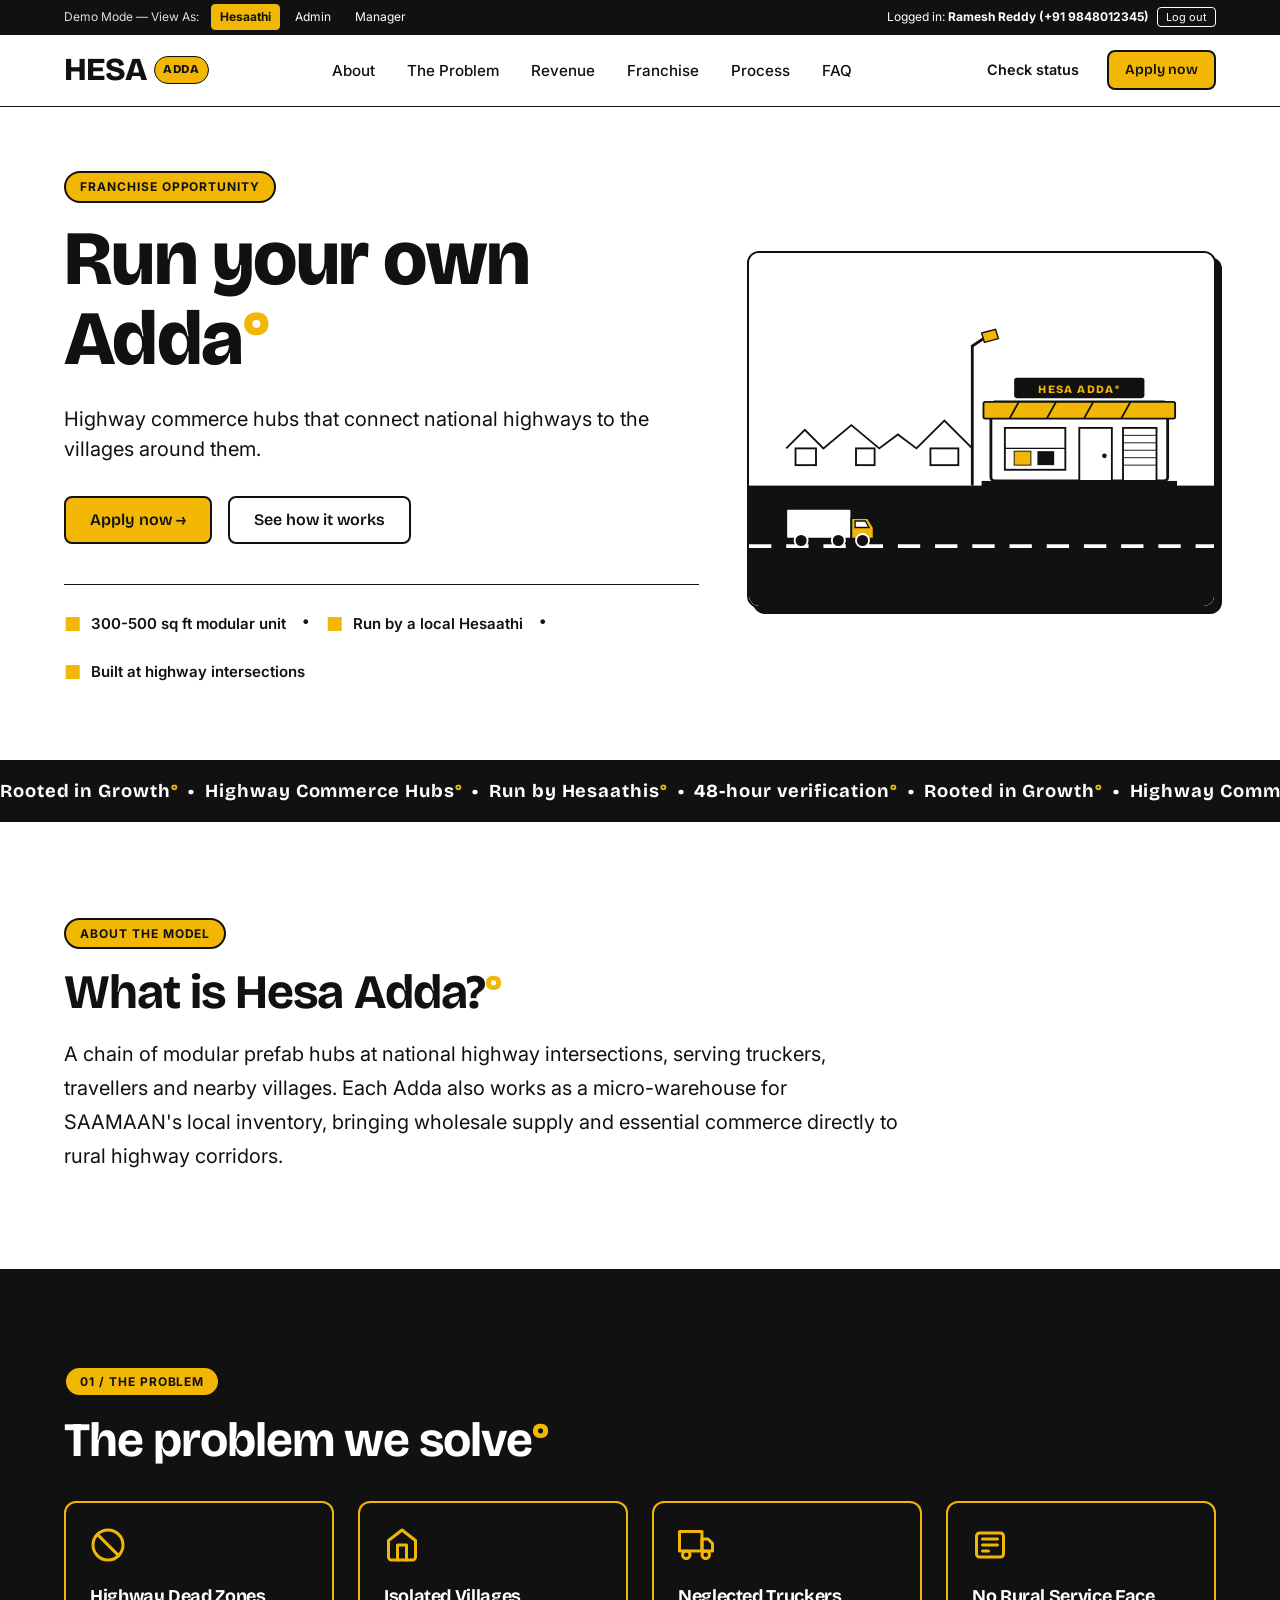
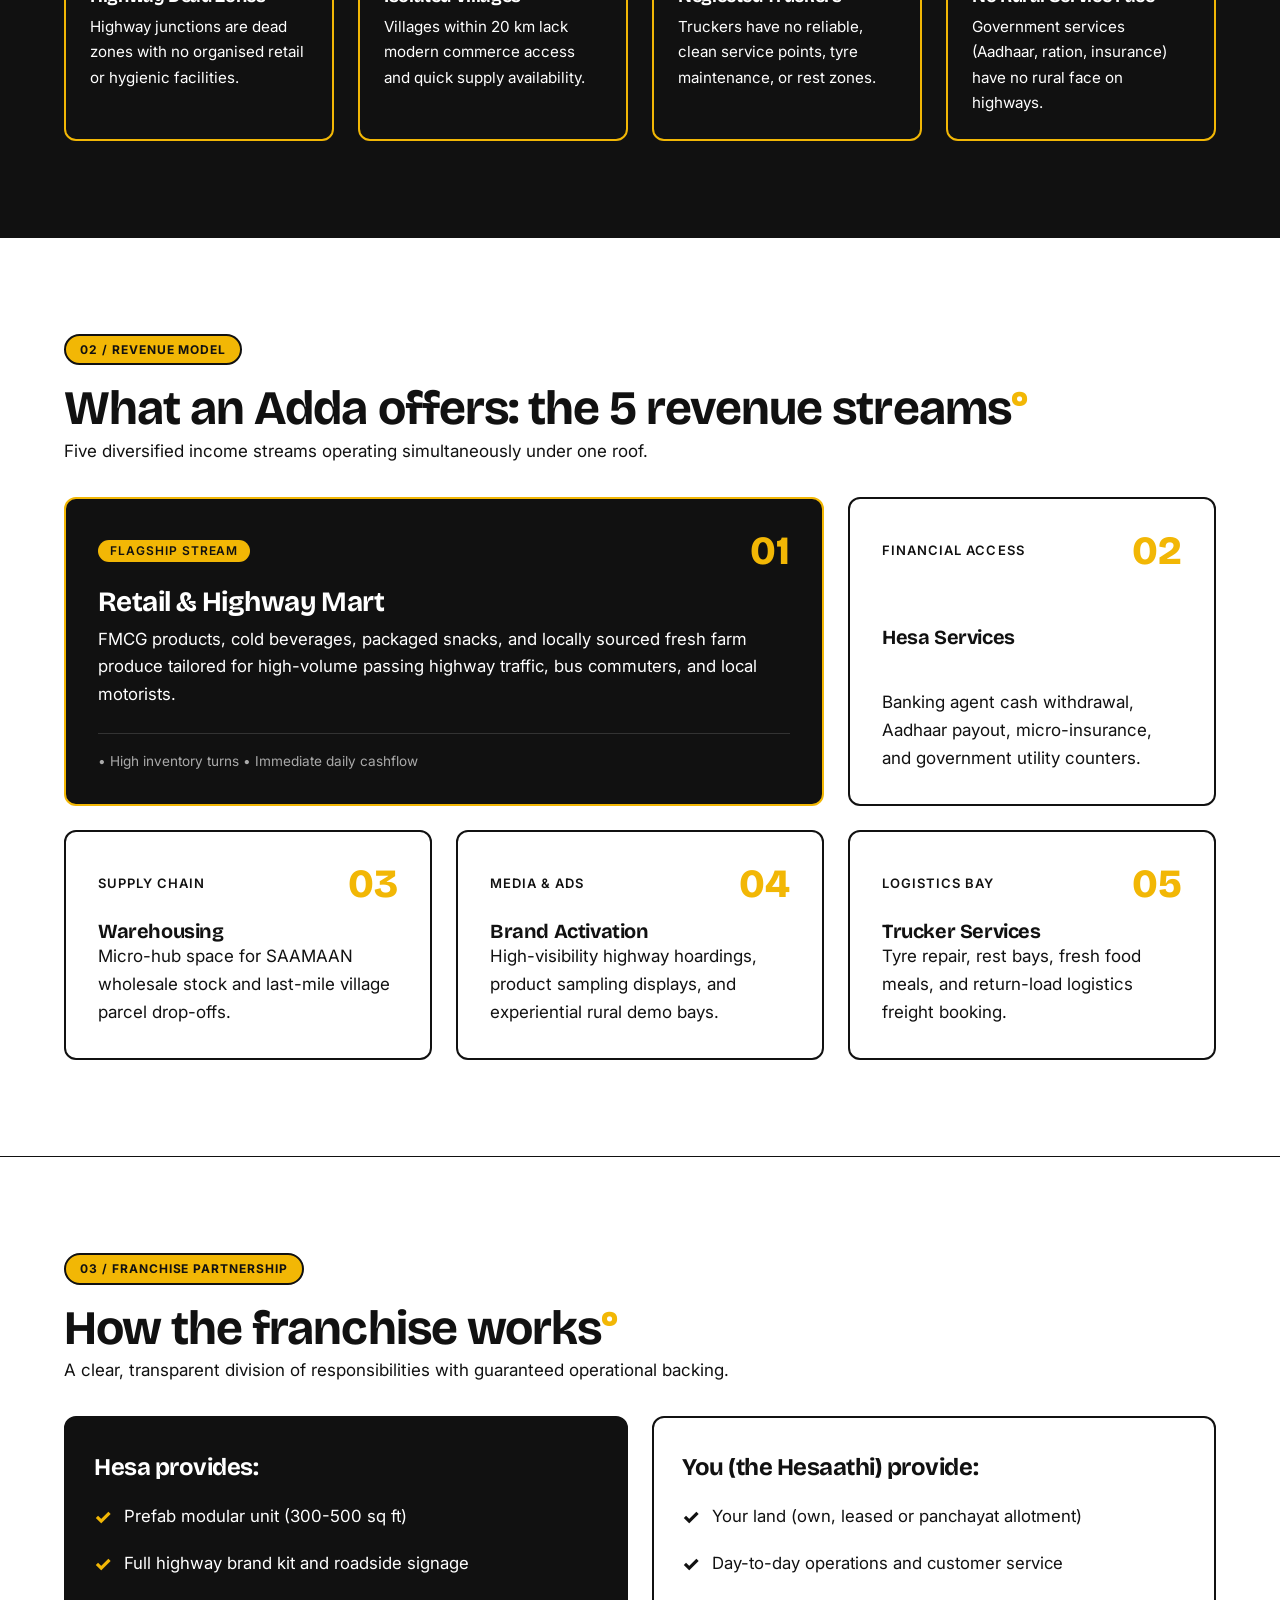
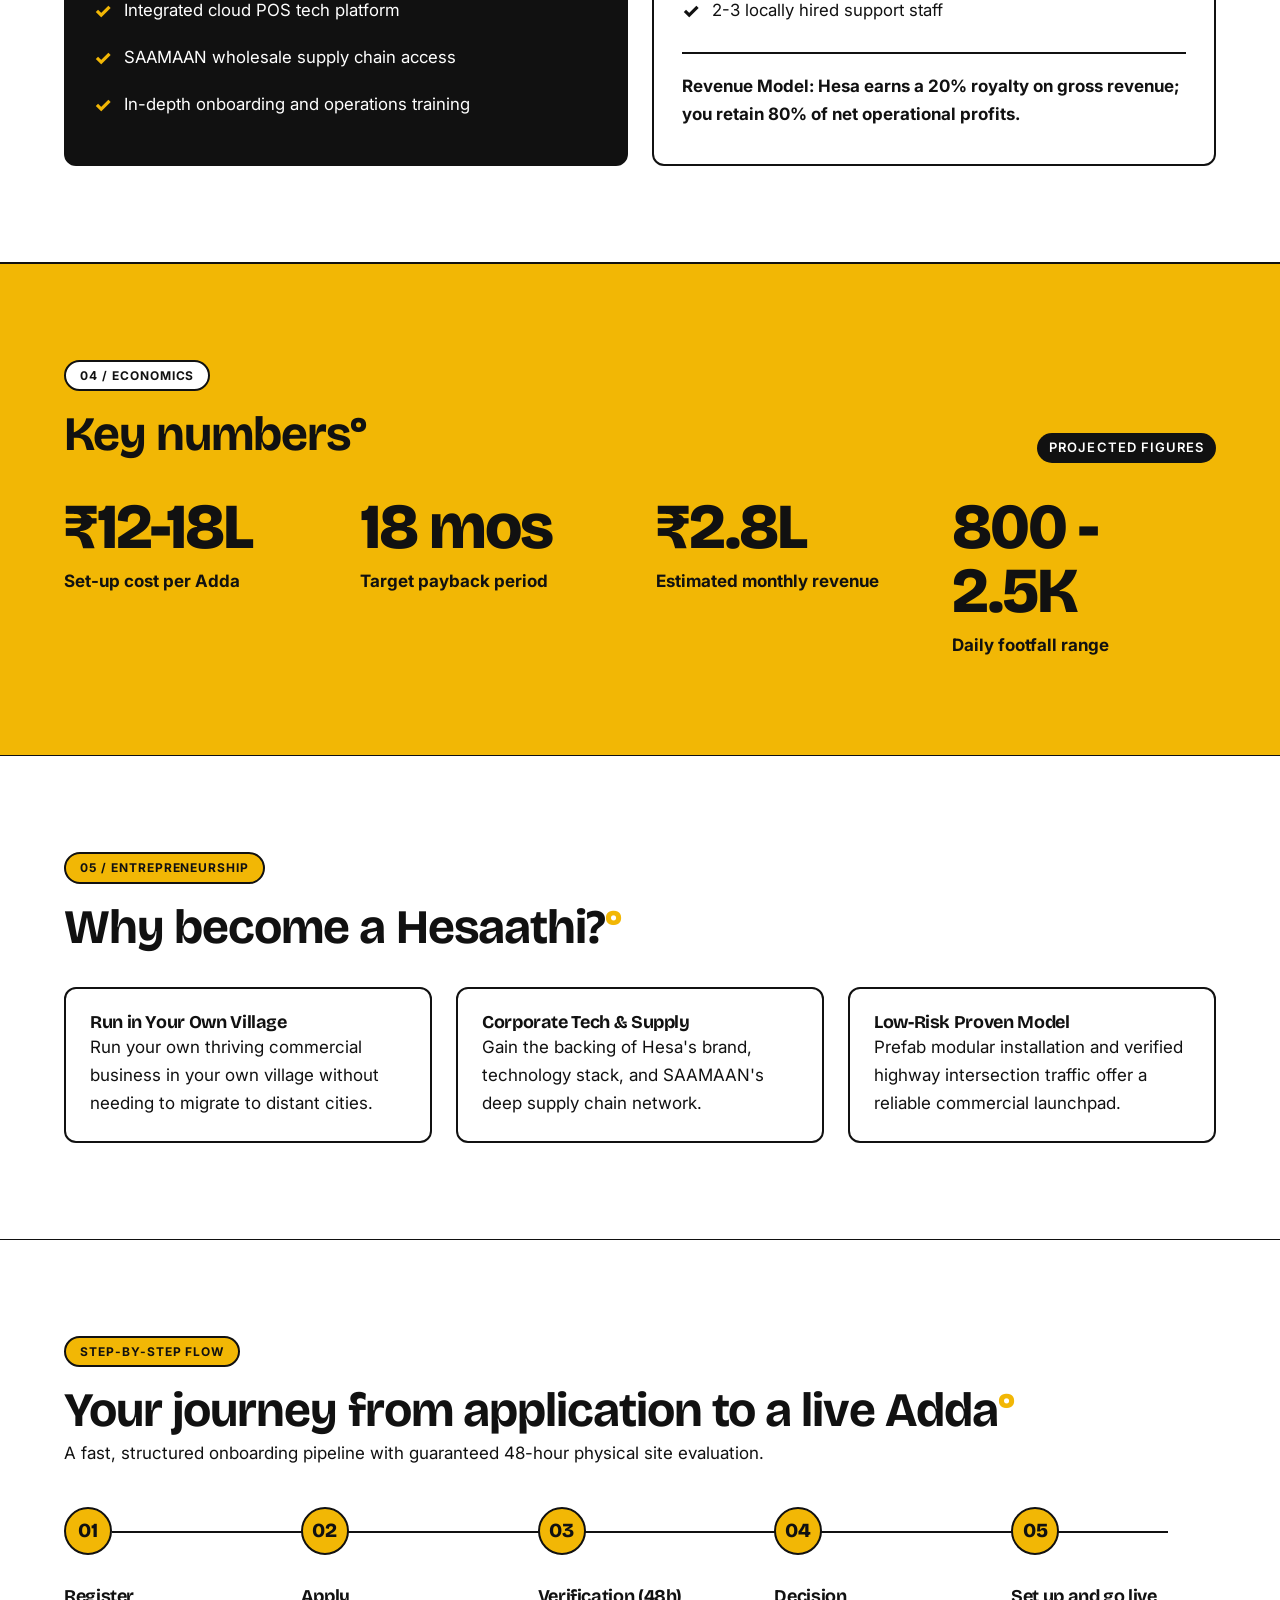
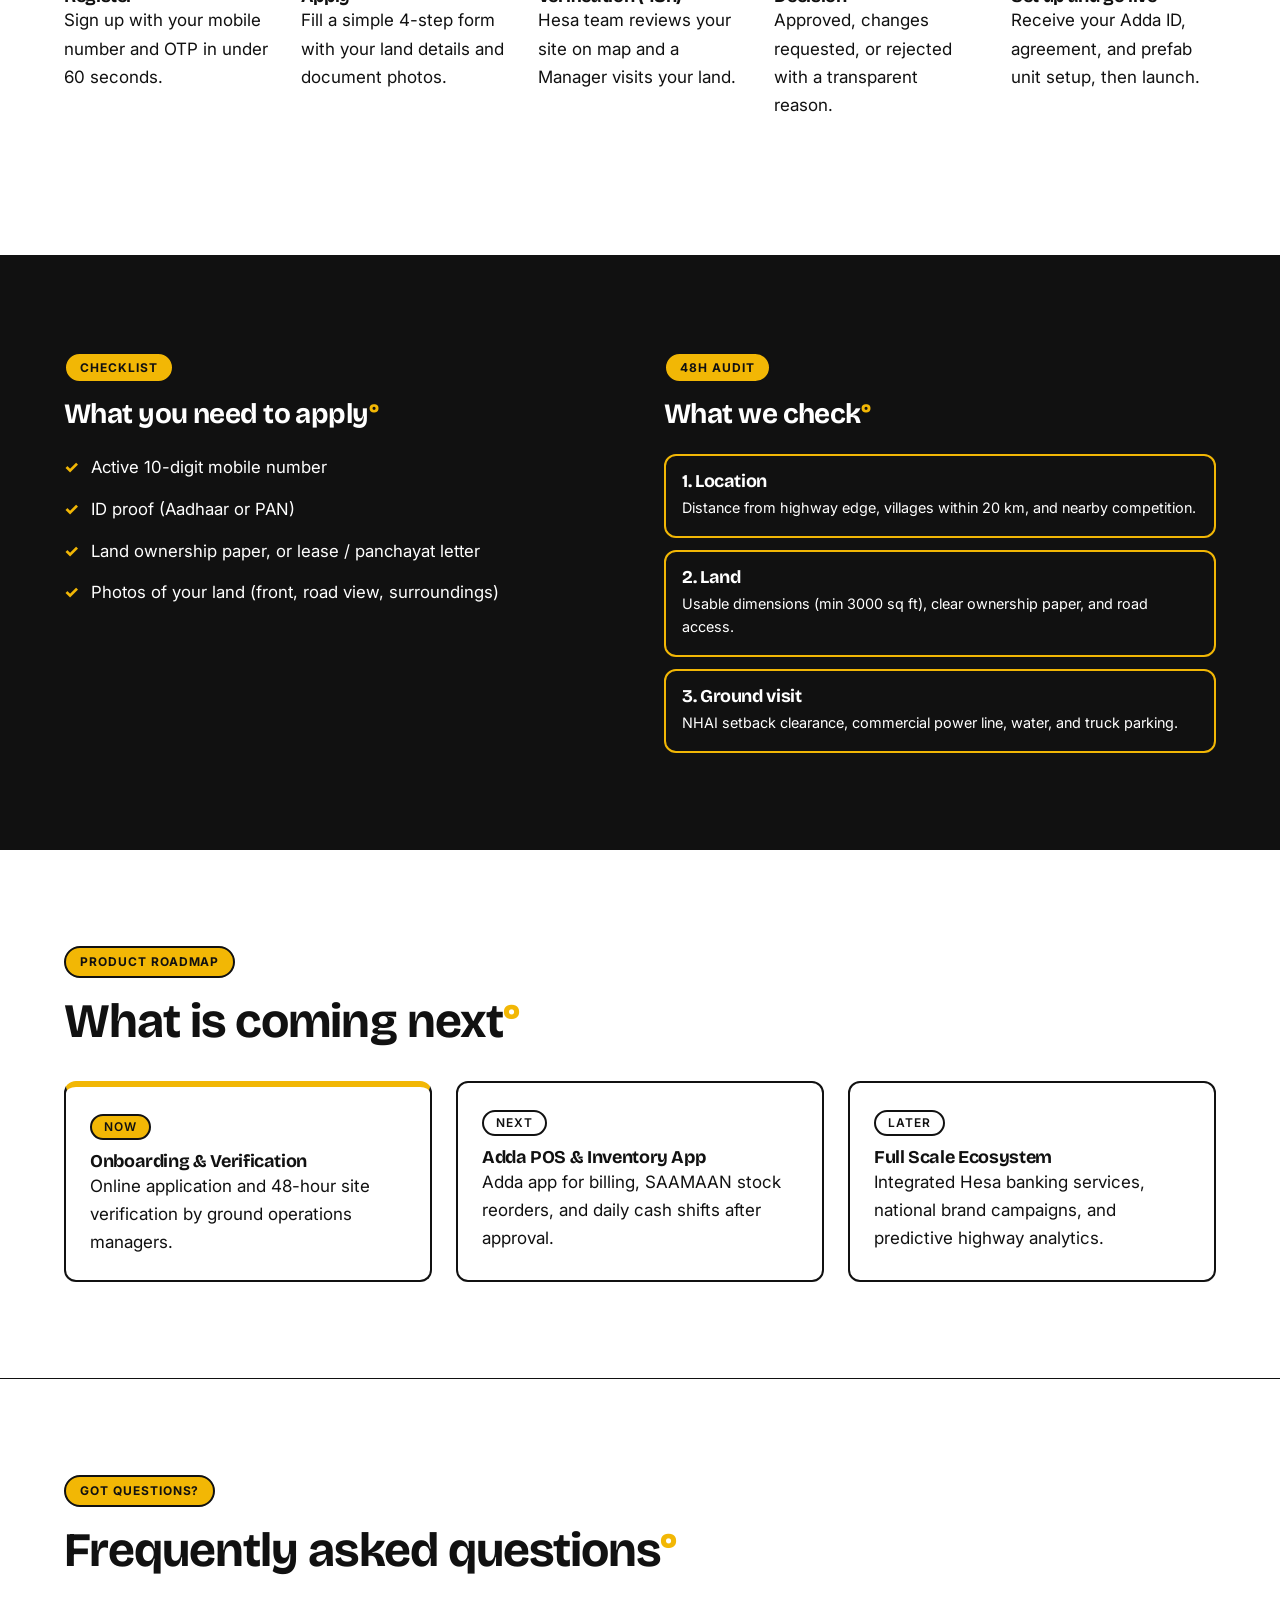
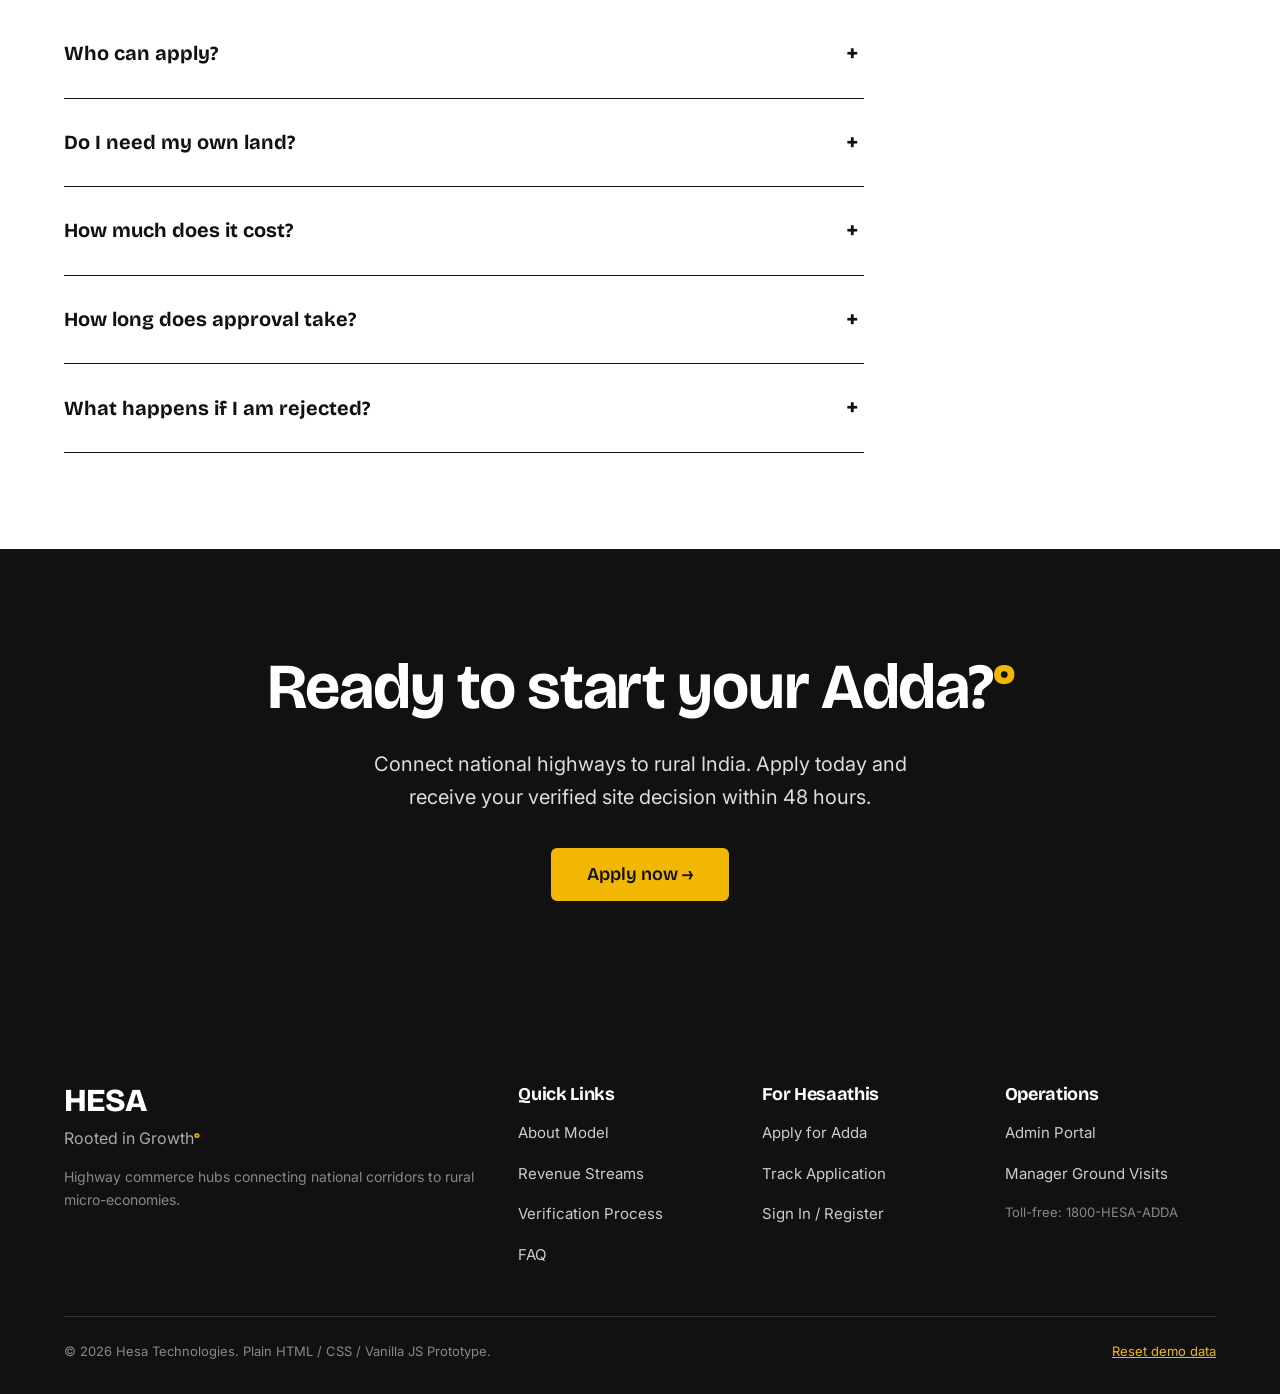
<file: index.html>
<!DOCTYPE html>
<html lang="en">
<head>
  <meta charset="UTF-8">
  <meta name="viewport" content="width=device-width, initial-scale=1.0">
  <title>Hesa Adda &mdash; Highway Commerce Hubs</title>
  <link rel="preconnect" href="https://fonts.googleapis.com">
  <link rel="preconnect" href="https://fonts.gstatic.com" crossorigin>
  <link href="https://fonts.googleapis.com/css2?family=Bricolage+Grotesque:opsz,wght@12..96,600;700;800&family=Inter:wght@400;500;600;700&display=swap" rel="stylesheet">
  <link rel="stylesheet" href="css/style.css">
  <style>
    /* Hero layout */
    .hero-grid {
      display: grid;
      grid-template-columns: 1fr;
      gap: var(--space-6);
      align-items: center;
    }
    @media (min-width: 960px) {
      .hero-grid {
        grid-template-columns: 1.15fr 0.85fr;
      }
    }
    .hero-facts-row {
      display: flex;
      flex-wrap: wrap;
      gap: 16px;
      margin-top: var(--space-5);
      padding-top: var(--space-3);
      border-top: 1px solid var(--black);
      font-size: 0.9375rem;
      font-weight: 600;
    }
    .hero-fact-item {
      display: flex;
      align-items: center;
      gap: 10px;
    }
    .hero-fact-divider {
      color: var(--black);
      display: none;
    }
    @media (min-width: 640px) {
      .hero-fact-divider { display: inline; }
    }
    .hero-svg-frame {
      width: 100%;
      border: 2px solid var(--black);
      border-radius: var(--radius-lg);
      background-color: var(--white);
      box-shadow: 6px 6px 0 var(--black);
      overflow: hidden;
    }

    /* Key Numbers Yellow Band */
    .num-band-grid {
      display: grid;
      grid-template-columns: 1fr;
      gap: var(--space-4);
      text-align: left;
    }
    @media (min-width: 600px) {
      .num-band-grid {
        grid-template-columns: repeat(2, 1fr);
      }
    }
    @media (min-width: 992px) {
      .num-band-grid {
        grid-template-columns: repeat(4, 1fr);
      }
    }
    .num-big-val {
      font-family: var(--font-display);
      font-size: clamp(2.5rem, 5vw, 4rem);
      font-weight: 800;
      line-height: 1;
      letter-spacing: -0.03em;
      margin-bottom: var(--space-1);
      color: var(--black);
    }
  </style>
</head>
<body>

  <!-- Top Role Bar -->
  <div id="role-bar-container"></div>

  <!-- Header -->
  <header class="header">
    <div class="header-inner">
      <a href="index.html" class="logo-area">
        <span class="brand-wordmark">HESA</span>
        <span class="brand-badge">ADDA</span>
      </a>

      <nav class="nav-links">
        <a href="#about">About</a>
        <a href="#problems">The Problem</a>
        <a href="#revenue">Revenue</a>
        <a href="#model">Franchise</a>
        <a href="#process">Process</a>
        <a href="#faq">FAQ</a>
      </nav>

      <div class="header-actions">
        <a href="#" class="header-status-link" onclick="routeCheckStatus(event)">Check status</a>
        <a href="#" class="btn btn-primary btn-sm" onclick="routeApplyNow(event)">Apply now</a>
        <button class="hamburger-btn" type="button" aria-label="Toggle navigation" onclick="toggleMobileNav()">
          <span></span>
          <span></span>
          <span></span>
        </button>
      </div>
    </div>
  </header>

  <!-- Mobile Nav Drawer -->
  <div id="mobile-drawer" class="mobile-nav-drawer">
    <a href="#about" onclick="toggleMobileNav()">About</a>
    <a href="#problems" onclick="toggleMobileNav()">The Problem</a>
    <a href="#revenue" onclick="toggleMobileNav()">Revenue</a>
    <a href="#model" onclick="toggleMobileNav()">Franchise</a>
    <a href="#process" onclick="toggleMobileNav()">Process</a>
    <a href="#faq" onclick="toggleMobileNav()">FAQ</a>
    <a href="#" onclick="toggleMobileNav(); routeCheckStatus(event);">Check status</a>
    <a href="#" class="btn btn-primary" onclick="toggleMobileNav(); routeApplyNow(event);">Apply now &rarr;</a>
  </div>

  <main>

    <!-- ====================================================================
         HERO SECTION (Two columns: Pitch on Left, Flat SVG on Right)
         ==================================================================== -->
    <section class="section-wrap" style="padding-top: 64px; padding-bottom: 72px;">
      <div class="container">
        <div class="hero-grid">

          <!-- Left Column -->
          <div class="fade-up">
            <span class="section-pill">Franchise opportunity</span>
            <h1>Run your own Adda<span class="deg-sym">&deg;</span></h1>
            <p style="font-size: 1.25rem; line-height: 1.5; margin: var(--space-3) 0 var(--space-4);">
              Highway commerce hubs that connect national highways to the villages around them.
            </p>

            <div style="display: flex; gap: var(--space-2); flex-wrap: wrap;">
              <a href="#" class="btn btn-primary" onclick="routeApplyNow(event)">Apply now &rarr;</a>
              <a href="#about" class="btn btn-secondary">See how it works</a>
            </div>

            <!-- 3 Trust Facts -->
            <div class="hero-facts-row">
              <div class="hero-fact-item">
                <span style="color: var(--yellow); font-size: 1.2rem;">&#9632;</span>
                <span>300-500 sq ft modular unit</span>
              </div>
              <span class="hero-fact-divider">&bull;</span>
              <div class="hero-fact-item">
                <span style="color: var(--yellow); font-size: 1.2rem;">&#9632;</span>
                <span>Run by a local Hesaathi</span>
              </div>
              <span class="hero-fact-divider">&bull;</span>
              <div class="hero-fact-item">
                <span style="color: var(--yellow); font-size: 1.2rem;">&#9632;</span>
                <span>Built at highway intersections</span>
              </div>
            </div>
          </div>

          <!-- Right Column: Bold Flat SVG Illustration (Black, Yellow, White Only) -->
          <div class="fade-up">
            <div class="hero-svg-frame">
              <svg viewBox="0 0 500 380" width="100%" height="100%" xmlns="http://www.w3.org/2000/svg" style="display: block;">
                <!-- Background Sky -->
                <rect width="500" height="380" fill="#FFFFFF"/>

                <!-- Distant Village Roofs Outline (Black 2px) -->
                <path d="M40 210 L60 190 L80 210 L110 185 L140 210 L160 195 L180 210 L210 180 L240 210" fill="none" stroke="#111111" stroke-width="2"/>
                <rect x="50" y="210" width="22" height="18" fill="#FFFFFF" stroke="#111111" stroke-width="2"/>
                <rect x="115" y="210" width="20" height="18" fill="#FFFFFF" stroke="#111111" stroke-width="2"/>
                <rect x="195" y="210" width="30" height="18" fill="#FFFFFF" stroke="#111111" stroke-width="2"/>

                <!-- Highway Strip -->
                <rect x="0" y="250" width="500" height="130" fill="#111111"/>
                <!-- Dashed White Highway Lane Line -->
                <line x1="0" y1="315" x2="500" y2="315" stroke="#FFFFFF" stroke-width="4" stroke-dasharray="24 16"/>

                <!-- Truck on Highway -->
                <g transform="translate(40, 275)">
                  <!-- Truck Body -->
                  <rect x="0" y="0" width="70" height="32" fill="#FFFFFF" stroke="#111111" stroke-width="2" rx="2"/>
                  <!-- Truck Cab -->
                  <path d="M70 10 L88 10 L94 20 L94 32 L70 32 Z" fill="#F2B705" stroke="#111111" stroke-width="2"/>
                  <!-- Cab Window -->
                  <path d="M74 13 L85 13 L89 20 L74 20 Z" fill="#FFFFFF" stroke="#111111" stroke-width="1.5"/>
                  <!-- Wheels -->
                  <circle cx="16" cy="34" r="7" fill="#111111" stroke="#FFFFFF" stroke-width="2"/>
                  <circle cx="56" cy="34" r="7" fill="#111111" stroke="#FFFFFF" stroke-width="2"/>
                  <circle cx="82" cy="34" r="7" fill="#111111" stroke="#FFFFFF" stroke-width="2"/>
                </g>

                <!-- Hesa Adda Modular Prefab Building (Main Focal) -->
                <g transform="translate(260, 140)">
                  <!-- Foundation Platform -->
                  <rect x="-10" y="105" width="210" height="8" fill="#111111"/>
                  <!-- Main Prefab Container -->
                  <rect x="0" y="20" width="190" height="85" fill="#FFFFFF" stroke="#111111" stroke-width="3" rx="4"/>
                  <!-- Yellow Strip Awning with Scallop -->
                  <rect x="-8" y="20" width="206" height="18" fill="#F2B705" stroke="#111111" stroke-width="2" rx="2"/>
                  <!-- Awning diagonal accents -->
                  <line x1="30" y1="20" x2="20" y2="38" stroke="#111111" stroke-width="2"/>
                  <line x1="70" y1="20" x2="60" y2="38" stroke="#111111" stroke-width="2"/>
                  <line x1="110" y1="20" x2="100" y2="38" stroke="#111111" stroke-width="2"/>
                  <line x1="150" y1="20" x2="140" y2="38" stroke="#111111" stroke-width="2"/>
                  <!-- Bold HESA ADDA Signage Board -->
                  <rect x="25" y="-6" width="140" height="22" fill="#111111" rx="3"/>
                  <text x="95" y="10" font-family="'Bricolage Grotesque', sans-serif" font-size="12" font-weight="800" fill="#F2B705" text-anchor="middle" letter-spacing="1.5">HESA ADDA&deg;</text>
                  <!-- Retail Counter Window -->
                  <rect x="15" y="48" width="65" height="45" fill="#FFFFFF" stroke="#111111" stroke-width="2"/>
                  <line x1="15" y1="70" x2="80" y2="70" stroke="#111111" stroke-width="1.5"/>
                  <rect x="25" y="73" width="18" height="15" fill="#F2B705" stroke="#111111" stroke-width="1"/>
                  <rect x="50" y="73" width="18" height="15" fill="#111111"/>
                  <!-- Banking / Services Door -->
                  <rect x="95" y="48" width="35" height="57" fill="#FFFFFF" stroke="#111111" stroke-width="2"/>
                  <circle cx="122" cy="78" r="2.5" fill="#111111"/>
                  <!-- SAAMAAN Micro Warehouse Shutter Section -->
                  <rect x="142" y="48" width="36" height="57" fill="#FFFFFF" stroke="#111111" stroke-width="2"/>
                  <line x1="142" y1="56" x2="178" y2="56" stroke="#111111" stroke-width="1"/>
                  <line x1="142" y1="64" x2="178" y2="64" stroke="#111111" stroke-width="1"/>
                  <line x1="142" y1="72" x2="178" y2="72" stroke="#111111" stroke-width="1"/>
                  <line x1="142" y1="80" x2="178" y2="80" stroke="#111111" stroke-width="1"/>
                  <line x1="142" y1="88" x2="178" y2="88" stroke="#111111" stroke-width="1"/>
                </g>

                <!-- Highway Solar Street Light -->
                <path d="M240 250 L240 100 L255 90" fill="none" stroke="#111111" stroke-width="3"/>
                <polygon points="250,86 265,82 268,92 253,96" fill="#F2B705" stroke="#111111" stroke-width="1.5"/>
              </svg>
            </div>
          </div>

        </div>
      </div>
    </section>

    <!-- ====================================================================
         FULL-WIDTH BLACK MARQUEE STRIP (CSS Infinite Scroll)
         ==================================================================== -->
    <div class="marquee-strip">
      <div class="marquee-content">
        Rooted in Growth<span class="deg-sym">&deg;</span> &nbsp;&bull;&nbsp; Highway Commerce Hubs<span class="deg-sym">&deg;</span> &nbsp;&bull;&nbsp; Run by Hesaathis<span class="deg-sym">&deg;</span> &nbsp;&bull;&nbsp; 48-hour verification<span class="deg-sym">&deg;</span> &nbsp;&bull;&nbsp; Rooted in Growth<span class="deg-sym">&deg;</span> &nbsp;&bull;&nbsp; Highway Commerce Hubs<span class="deg-sym">&deg;</span> &nbsp;&bull;&nbsp; Run by Hesaathis<span class="deg-sym">&deg;</span> &nbsp;&bull;&nbsp; 48-hour verification<span class="deg-sym">&deg;</span> &nbsp;&bull;&nbsp;
      </div>
    </div>

    <!-- ====================================================================
         A2. WHAT IS HESA ADDA? (White background)
         ==================================================================== -->
    <section id="about" class="section-wrap">
      <div class="container fade-up">
        <span class="section-pill">About the Model</span>
        <h2>What is Hesa Adda?<span class="deg-sym">&deg;</span></h2>
        <p style="font-size: 1.25rem; line-height: 1.7; margin-top: var(--space-2);">
          A chain of modular prefab hubs at national highway intersections, serving truckers, travellers and nearby villages. Each Adda also works as a micro-warehouse for SAAMAAN's local inventory, bringing wholesale supply and essential commerce directly to rural highway corridors.
        </p>
      </div>
    </section>

    <!-- ====================================================================
         A3. THE PROBLEM WE SOLVE (Black Section with 2px Yellow border cards)
         ==================================================================== -->
    <section id="problems" class="section-wrap section-black">
      <div class="container fade-up">
        <span class="section-pill">01 / The Problem</span>
        <h2 style="color: var(--white); margin-bottom: var(--space-4);">The problem we solve<span class="deg-sym">&deg;</span></h2>

        <div class="grid-4">
          <!-- Card 1 -->
          <div class="card">
            <div style="margin-bottom: var(--space-2);">
              <svg width="36" height="36" viewBox="0 0 24 24" fill="none" stroke="var(--yellow)" stroke-width="2" stroke-linecap="round" stroke-linejoin="round">
                <circle cx="12" cy="12" r="10"></circle>
                <line x1="4.93" y1="4.93" x2="19.07" y2="19.07"></line>
              </svg>
            </div>
            <h4 style="margin-bottom: 8px;">Highway Dead Zones</h4>
            <p style="font-size: 0.95rem;">Highway junctions are dead zones with no organised retail or hygienic facilities.</p>
          </div>

          <!-- Card 2 -->
          <div class="card">
            <div style="margin-bottom: var(--space-2);">
              <svg width="36" height="36" viewBox="0 0 24 24" fill="none" stroke="var(--yellow)" stroke-width="2" stroke-linecap="round" stroke-linejoin="round">
                <path d="M3 9l9-7 9 7v11a2 2 0 0 1-2 2H5a2 2 0 0 1-2-2z"></path>
                <polyline points="9 22 9 12 15 12 15 22"></polyline>
              </svg>
            </div>
            <h4 style="margin-bottom: 8px;">Isolated Villages</h4>
            <p style="font-size: 0.95rem;">Villages within 20 km lack modern commerce access and quick supply availability.</p>
          </div>

          <!-- Card 3 -->
          <div class="card">
            <div style="margin-bottom: var(--space-2);">
              <svg width="36" height="36" viewBox="0 0 24 24" fill="none" stroke="var(--yellow)" stroke-width="2" stroke-linecap="round" stroke-linejoin="round">
                <rect x="1" y="3" width="15" height="13"></rect>
                <polygon points="16 8 20 8 23 11 23 16 16 16 16 8"></polygon>
                <circle cx="5.5" cy="18.5" r="2.5"></circle>
                <circle cx="18.5" cy="18.5" r="2.5"></circle>
              </svg>
            </div>
            <h4 style="margin-bottom: 8px;">Neglected Truckers</h4>
            <p style="font-size: 0.95rem;">Truckers have no reliable, clean service points, tyre maintenance, or rest zones.</p>
          </div>

          <!-- Card 4 -->
          <div class="card">
            <div style="margin-bottom: var(--space-2);">
              <svg width="36" height="36" viewBox="0 0 24 24" fill="none" stroke="var(--yellow)" stroke-width="2" stroke-linecap="round" stroke-linejoin="round">
                <rect x="3" y="4" width="18" height="16" rx="2"></rect>
                <line x1="7" y1="8" x2="17" y2="8"></line>
                <line x1="7" y1="12" x2="17" y2="12"></line>
                <line x1="7" y1="16" x2="11" y2="16"></line>
              </svg>
            </div>
            <h4 style="margin-bottom: 8px;">No Rural Service Face</h4>
            <p style="font-size: 0.95rem;">Government services (Aadhaar, ration, insurance) have no rural face on highways.</p>
          </div>
        </div>
      </div>
    </section>

    <!-- ====================================================================
         A4. REVENUE STREAMS (Bento Grid: One Large Black Card + 4 White Cards)
         ==================================================================== -->
    <section id="revenue" class="section-wrap">
      <div class="container fade-up">
        <span class="section-pill">02 / Revenue Model</span>
        <h2>What an Adda offers: the 5 revenue streams<span class="deg-sym">&deg;</span></h2>
        <p style="margin-bottom: var(--space-4);">Five diversified income streams operating simultaneously under one roof.</p>

        <div class="bento-grid">
          <!-- Bento Large 1 (Black Hero Card) -->
          <div class="bento-card bento-card-black bento-large">
            <div>
              <div class="bento-header">
                <span class="badge" style="background-color: var(--yellow); color: var(--black);">Flagship Stream</span>
                <span class="bento-num">01</span>
              </div>
              <h3 style="font-size: 1.75rem; margin-bottom: 8px;">Retail &amp; Highway Mart</h3>
              <p style="font-size: 1.05rem;">
                FMCG products, cold beverages, packaged snacks, and locally sourced fresh farm produce tailored for high-volume passing highway traffic, bus commuters, and local motorists.
              </p>
            </div>
            <div style="margin-top: 24px; padding-top: 16px; border-top: 1px solid #333; font-size: 0.85rem; color: #AAA;">
              &bull; High inventory turns &bull; Immediate daily cashflow
            </div>
          </div>

          <!-- Bento 2 -->
          <div class="bento-card">
            <div class="bento-header">
              <span class="small-label">Financial Access</span>
              <span class="bento-num">02</span>
            </div>
            <h3>Hesa Services</h3>
            <p>Banking agent cash withdrawal, Aadhaar payout, micro-insurance, and government utility counters.</p>
          </div>

          <!-- Bento 3 -->
          <div class="bento-card">
            <div class="bento-header">
              <span class="small-label">Supply Chain</span>
              <span class="bento-num">03</span>
            </div>
            <h3>Warehousing</h3>
            <p>Micro-hub space for SAAMAAN wholesale stock and last-mile village parcel drop-offs.</p>
          </div>

          <!-- Bento 4 -->
          <div class="bento-card">
            <div class="bento-header">
              <span class="small-label">Media &amp; Ads</span>
              <span class="bento-num">04</span>
            </div>
            <h3>Brand Activation</h3>
            <p>High-visibility highway hoardings, product sampling displays, and experiential rural demo bays.</p>
          </div>

          <!-- Bento 5 -->
          <div class="bento-card">
            <div class="bento-header">
              <span class="small-label">Logistics Bay</span>
              <span class="bento-num">05</span>
            </div>
            <h3>Trucker Services</h3>
            <p>Tyre repair, rest bays, fresh food meals, and return-load logistics freight booking.</p>
          </div>
        </div>
      </div>
    </section>

    <!-- ====================================================================
         A5. HOW THE FRANCHISE WORKS (Two Columns: Black Card vs White Card)
         ==================================================================== -->
    <section id="model" class="section-wrap" style="background-color: var(--white);">
      <div class="container fade-up">
        <span class="section-pill">03 / Franchise Partnership</span>
        <h2>How the franchise works<span class="deg-sym">&deg;</span></h2>
        <p style="margin-bottom: var(--space-4);">A clear, transparent division of responsibilities with guaranteed operational backing.</p>

        <div class="grid-2">
          <!-- Left Black Card: Hesa provides -->
          <div class="card" style="background-color: var(--black); color: var(--white); border: 2px solid var(--black); padding: 36px 28px;">
            <h3 style="color: var(--white); font-size: 1.5rem; margin-bottom: 20px;">Hesa provides:</h3>
            <ul style="list-style: none; display: flex; flex-direction: column; gap: 14px; font-size: 1.05rem;">
              <li style="display: flex; gap: 12px; align-items: center;">
                <span style="color: var(--yellow); font-weight: 800; font-size: 1.25rem;">&#x2713;</span>
                <span>Prefab modular unit (300-500 sq ft)</span>
              </li>
              <li style="display: flex; gap: 12px; align-items: center;">
                <span style="color: var(--yellow); font-weight: 800; font-size: 1.25rem;">&#x2713;</span>
                <span>Full highway brand kit and roadside signage</span>
              </li>
              <li style="display: flex; gap: 12px; align-items: center;">
                <span style="color: var(--yellow); font-weight: 800; font-size: 1.25rem;">&#x2713;</span>
                <span>Integrated cloud POS tech platform</span>
              </li>
              <li style="display: flex; gap: 12px; align-items: center;">
                <span style="color: var(--yellow); font-weight: 800; font-size: 1.25rem;">&#x2713;</span>
                <span>SAAMAAN wholesale supply chain access</span>
              </li>
              <li style="display: flex; gap: 12px; align-items: center;">
                <span style="color: var(--yellow); font-weight: 800; font-size: 1.25rem;">&#x2713;</span>
                <span>In-depth onboarding and operations training</span>
              </li>
            </ul>
          </div>

          <!-- Right White Card: You provide -->
          <div class="card" style="border: 2px solid var(--black); padding: 36px 28px; display: flex; flex-direction: column; justify-content: space-between;">
            <div>
              <h3 style="font-size: 1.5rem; margin-bottom: 20px;">You (the Hesaathi) provide:</h3>
              <ul style="list-style: none; display: flex; flex-direction: column; gap: 14px; font-size: 1.05rem; margin-bottom: 24px;">
                <li style="display: flex; gap: 12px; align-items: center;">
                  <span style="color: var(--black); font-weight: 800; font-size: 1.25rem;">&#x2713;</span>
                  <span>Your land (own, leased or panchayat allotment)</span>
                </li>
                <li style="display: flex; gap: 12px; align-items: center;">
                  <span style="color: var(--black); font-weight: 800; font-size: 1.25rem;">&#x2713;</span>
                  <span>Day-to-day operations and customer service</span>
                </li>
                <li style="display: flex; gap: 12px; align-items: center;">
                  <span style="color: var(--black); font-weight: 800; font-size: 1.25rem;">&#x2713;</span>
                  <span>2-3 locally hired support staff</span>
                </li>
              </ul>
            </div>

            <div style="border-top: 2px solid var(--black); padding-top: 18px;">
              <p style="font-weight: 700; margin-bottom: 0;">
                <strong>Revenue Model:</strong> Hesa earns a 20% royalty on gross revenue; you retain 80% of net operational profits.
              </p>
            </div>
          </div>
        </div>
      </div>
    </section>

    <!-- ====================================================================
         A6. KEY NUMBERS (Yellow Band with 4 Huge Numbers)
         ==================================================================== -->
    <section class="section-wrap section-yellow" style="border-top: 1px solid var(--black);">
      <div class="container fade-up">
        <div style="display: flex; justify-content: space-between; align-items: flex-end; flex-wrap: wrap; gap: 16px; margin-bottom: var(--space-4);">
          <div>
            <span class="section-pill" style="background-color: var(--white);">04 / Economics</span>
            <h2 style="color: var(--black);">Key numbers<span class="deg-sym" style="color: var(--black);">&deg;</span></h2>
          </div>
          <span class="small-label" style="background-color: var(--black); color: var(--white); padding: 4px 12px; border-radius: var(--radius-pill);">
            Projected figures
          </span>
        </div>

        <div class="num-band-grid">
          <div>
            <div class="num-big-val">&#8377;12-18L</div>
            <p style="font-weight: 700; color: var(--black);">Set-up cost per Adda</p>
          </div>
          <div>
            <div class="num-big-val">18 mos</div>
            <p style="font-weight: 700; color: var(--black);">Target payback period</p>
          </div>
          <div>
            <div class="num-big-val">&#8377;2.8L</div>
            <p style="font-weight: 700; color: var(--black);">Estimated monthly revenue</p>
          </div>
          <div>
            <div class="num-big-val">800 - 2.5K</div>
            <p style="font-weight: 700; color: var(--black);">Daily footfall range</p>
          </div>
        </div>
      </div>
    </section>

    <!-- ====================================================================
         A7. WHY BECOME A HESAATHI?
         ==================================================================== -->
    <section class="section-wrap">
      <div class="container fade-up">
        <span class="section-pill">05 / Entrepreneurship</span>
        <h2>Why become a Hesaathi?<span class="deg-sym">&deg;</span></h2>
        <div class="grid-3" style="margin-top: var(--space-4);">
          <div class="card">
            <h4>Run in Your Own Village</h4>
            <p>Run your own thriving commercial business in your own village without needing to migrate to distant cities.</p>
          </div>
          <div class="card">
            <h4>Corporate Tech &amp; Supply</h4>
            <p>Gain the backing of Hesa's brand, technology stack, and SAAMAAN's deep supply chain network.</p>
          </div>
          <div class="card">
            <h4>Low-Risk Proven Model</h4>
            <p>Prefab modular installation and verified highway intersection traffic offer a reliable commercial launchpad.</p>
          </div>
        </div>
      </div>
    </section>

    <!-- ====================================================================
         B1. PROCESS TIMELINE (5 Steps Joined by 2px Black Line)
         ==================================================================== -->
    <section id="process" class="section-wrap" style="background-color: var(--white);">
      <div class="container fade-up">
        <span class="section-pill">Step-by-Step Flow</span>
        <h2>Your journey from application to a live Adda<span class="deg-sym">&deg;</span></h2>
        <p>A fast, structured onboarding pipeline with guaranteed 48-hour physical site evaluation.</p>

        <div class="timeline">
          <div class="timeline-step">
            <div class="timeline-step-num">01</div>
            <div class="timeline-step-content">
              <h4>Register</h4>
              <p>Sign up with your mobile number and OTP in under 60 seconds.</p>
            </div>
          </div>

          <div class="timeline-step">
            <div class="timeline-step-num">02</div>
            <div class="timeline-step-content">
              <h4>Apply</h4>
              <p>Fill a simple 4-step form with your land details and document photos.</p>
            </div>
          </div>

          <div class="timeline-step">
            <div class="timeline-step-num">03</div>
            <div class="timeline-step-content">
              <h4>Verification (48h)</h4>
              <p>Hesa team reviews your site on map and a Manager visits your land.</p>
            </div>
          </div>

          <div class="timeline-step">
            <div class="timeline-step-num">04</div>
            <div class="timeline-step-content">
              <h4>Decision</h4>
              <p>Approved, changes requested, or rejected with a transparent reason.</p>
            </div>
          </div>

          <div class="timeline-step">
            <div class="timeline-step-num">05</div>
            <div class="timeline-step-content">
              <h4>Set up and go live</h4>
              <p>Receive your Adda ID, agreement, and prefab unit setup, then launch.</p>
            </div>
          </div>
        </div>
      </div>
    </section>

    <!-- ====================================================================
         B2 & B3. REQUIREMENTS & VERIFICATION CRITERIA (Black Section)
         ==================================================================== -->
    <section class="section-wrap section-black">
      <div class="container fade-up">
        <div class="grid-2" style="gap: var(--space-6);">

          <!-- B2: What you need -->
          <div>
            <span class="section-pill">Checklist</span>
            <h3 style="color: var(--white); font-size: 1.75rem; margin-bottom: var(--space-3);">What you need to apply<span class="deg-sym">&deg;</span></h3>
            <ul style="list-style: none; display: flex; flex-direction: column; gap: 14px; font-size: 1.05rem;">
              <li style="display: flex; gap: 12px; align-items: center;">
                <span style="color: var(--yellow); font-weight: 800;">&#x2713;</span>
                <span>Active 10-digit mobile number</span>
              </li>
              <li style="display: flex; gap: 12px; align-items: center;">
                <span style="color: var(--yellow); font-weight: 800;">&#x2713;</span>
                <span>ID proof (Aadhaar or PAN)</span>
              </li>
              <li style="display: flex; gap: 12px; align-items: center;">
                <span style="color: var(--yellow); font-weight: 800;">&#x2713;</span>
                <span>Land ownership paper, or lease / panchayat letter</span>
              </li>
              <li style="display: flex; gap: 12px; align-items: center;">
                <span style="color: var(--yellow); font-weight: 800;">&#x2713;</span>
                <span>Photos of your land (front, road view, surroundings)</span>
              </li>
            </ul>
          </div>

          <!-- B3: What we check -->
          <div>
            <span class="section-pill">48h Audit</span>
            <h3 style="color: var(--white); font-size: 1.75rem; margin-bottom: var(--space-3);">What we check<span class="deg-sym">&deg;</span></h3>
            <div style="display: flex; flex-direction: column; gap: 12px;">
              <div class="card" style="padding: 16px;">
                <h4 style="margin-bottom: 4px;">1. Location</h4>
                <p style="font-size: 0.9rem; margin-bottom: 0;">Distance from highway edge, villages within 20 km, and nearby competition.</p>
              </div>
              <div class="card" style="padding: 16px;">
                <h4 style="margin-bottom: 4px;">2. Land</h4>
                <p style="font-size: 0.9rem; margin-bottom: 0;">Usable dimensions (min 3000 sq ft), clear ownership paper, and road access.</p>
              </div>
              <div class="card" style="padding: 16px;">
                <h4 style="margin-bottom: 4px;">3. Ground visit</h4>
                <p style="font-size: 0.9rem; margin-bottom: 0;">NHAI setback clearance, commercial power line, water, and truck parking.</p>
              </div>
            </div>
          </div>

        </div>
      </div>
    </section>

    <!-- ====================================================================
         B4. WHAT IS COMING NEXT (Roadmap)
         ==================================================================== -->
    <section class="section-wrap">
      <div class="container fade-up">
        <span class="section-pill">Product Roadmap</span>
        <h2>What is coming next<span class="deg-sym">&deg;</span></h2>
        <div class="grid-3" style="margin-top: var(--space-4);">
          <div class="card" style="border-top: 6px solid var(--yellow);">
            <span class="badge badge-submitted" style="margin-bottom: 12px;">NOW</span>
            <h4>Onboarding &amp; Verification</h4>
            <p>Online application and 48-hour site verification by ground operations managers.</p>
          </div>
          <div class="card">
            <span class="badge" style="border: 2px solid var(--black); margin-bottom: 12px;">NEXT</span>
            <h4>Adda POS &amp; Inventory App</h4>
            <p>Adda app for billing, SAAMAAN stock reorders, and daily cash shifts after approval.</p>
          </div>
          <div class="card">
            <span class="badge" style="border: 2px solid var(--black); margin-bottom: 12px;">LATER</span>
            <h4>Full Scale Ecosystem</h4>
            <p>Integrated Hesa banking services, national brand campaigns, and predictive highway analytics.</p>
          </div>
        </div>
      </div>
    </section>

    <!-- ====================================================================
         B5. FAQ ACCORDION (1px Black Dividers, '+' rotates to 'x')
         ==================================================================== -->
    <section id="faq" class="section-wrap">
      <div class="container fade-up">
        <span class="section-pill">Got Questions?</span>
        <h2>Frequently asked questions<span class="deg-sym">&deg;</span></h2>

        <div style="max-width: 800px; margin-top: var(--space-4);">
          <div class="accordion-item">
            <div class="accordion-header" onclick="toggleFaq(this)">
              <span>Who can apply?</span>
              <span class="accordion-icon">+</span>
            </div>
            <div class="accordion-body">
              <p>Any Indian citizen residing near a national highway intersection who has suitable land can apply to become a Hesaathi entrepreneur.</p>
            </div>
          </div>

          <div class="accordion-item">
            <div class="accordion-header" onclick="toggleFaq(this)">
              <span>Do I need my own land?</span>
              <span class="accordion-icon">+</span>
            </div>
            <div class="accordion-body">
              <p>No, you do not need to own the land outright. You can apply with self-owned land, leased land (with at least a 3-year registered agreement), or land allocated via a Gram Panchayat NOC.</p>
            </div>
          </div>

          <div class="accordion-item">
            <div class="accordion-header" onclick="toggleFaq(this)">
              <span>How much does it cost?</span>
              <span class="accordion-icon">+</span>
            </div>
            <div class="accordion-body">
              <p>The set-up cost is about &#8377;12-18 lakh (projected), covering the prefab modular structure, civil foundation, electricals, tech hardware, and initial SAAMAAN retail inventory.</p>
            </div>
          </div>

          <div class="accordion-item">
            <div class="accordion-header" onclick="toggleFaq(this)">
              <span>How long does approval take?</span>
              <span class="accordion-icon">+</span>
            </div>
            <div class="accordion-body">
              <p>We guarantee a verification decision within 48 hours of your complete application submission. A local Hesa Manager visits your site in person during this period.</p>
            </div>
          </div>

          <div class="accordion-item">
            <div class="accordion-header" onclick="toggleFaq(this)">
              <span>What happens if I am rejected?</span>
              <span class="accordion-icon">+</span>
            </div>
            <div class="accordion-body">
              <p>If your land does not meet highway setback or visibility criteria, we share the exact reason transparently. You can immediately apply again with another parcel of land.</p>
            </div>
          </div>
        </div>
      </div>
    </section>

    <!-- ====================================================================
         B6. FINAL CALL TO ACTION (Full-width Black Band, Centred, Yellow Button)
         ==================================================================== -->
    <section class="section-wrap section-black" style="text-align: center; padding: 100px 0;">
      <div class="container fade-up">
        <h2 style="color: var(--white); font-size: clamp(2.5rem, 5vw, 4rem); margin-bottom: var(--space-3);">
          Ready to start your Adda?<span class="deg-sym">&deg;</span>
        </h2>
        <p style="color: #DDD; font-size: 1.25rem; max-width: 600px; margin: 0 auto var(--space-4);">
          Connect national highways to rural India. Apply today and receive your verified site decision within 48 hours.
        </p>
        <a href="#" class="btn btn-primary" onclick="routeApplyNow(event)" style="font-size: 1.125rem; padding: 16px 36px;">
          Apply now &rarr;
        </a>
      </div>
    </section>

  </main>

  <!-- ====================================================================
       FOOTER (Black, 4 Columns)
       ==================================================================== -->
  <footer class="footer">
    <div class="container">
      <div class="footer-cols">
        <!-- Col 1 -->
        <div>
          <div class="brand-wordmark" style="color: var(--white); margin-bottom: 8px;">HESA</div>
          <p style="color: #AAA; font-size: 1rem; margin-bottom: 12px;">Rooted in Growth<span class="deg-sym">&deg;</span></p>
          <p style="font-size: 0.875rem; color: #888;">
            Highway commerce hubs connecting national corridors to rural micro-economies.
          </p>
        </div>

        <!-- Col 2 -->
        <div>
          <h4>Quick Links</h4>
          <p><a href="#about">About Model</a></p>
          <p><a href="#revenue">Revenue Streams</a></p>
          <p><a href="#process">Verification Process</a></p>
          <p><a href="#faq">FAQ</a></p>
        </div>

        <!-- Col 3 -->
        <div>
          <h4>For Hesaathis</h4>
          <p><a href="#" onclick="routeApplyNow(event)">Apply for Adda</a></p>
          <p><a href="#" onclick="routeCheckStatus(event)">Track Application</a></p>
          <p><a href="register.html">Sign In / Register</a></p>
        </div>

        <!-- Col 4 -->
        <div>
          <h4>Operations</h4>
          <p><a href="admin/dashboard.html">Admin Portal</a></p>
          <p><a href="manager/visits.html">Manager Ground Visits</a></p>
          <p style="font-size: 0.8125rem; color: #888; margin-top: 8px;">Toll-free: 1800-HESA-ADDA</p>
        </div>
      </div>

      <div class="footer-bottom">
        <div>&copy; 2026 Hesa Technologies. Plain HTML / CSS / Vanilla JS Prototype.</div>
        <div>
          <button type="button" class="footer-reset-btn" onclick="handleResetDemo()">Reset demo data</button>
        </div>
      </div>
    </div>
  </footer>

  <script src="js/data.js"></script>
  <script src="js/app.js"></script>
  <script>
    renderRoleBar('hesaathi', '');

    // Smart Routing for Apply Now and Check Status
    function routeApplyNow(e) {
      if (e) e.preventDefault();
      const session = HesaStorage.getSession();
      if (!session) {
        window.location.href = 'register.html';
        return;
      }
      const existingApp = HesaStorage.getApplicationByPhone(session);
      if (existingApp && (existingApp.status === 'Submitted' || existingApp.status === 'Under review' || existingApp.status === 'Approved' || existingApp.status === 'Rejected' || existingApp.status === 'Changes requested')) {
        HesaStorage.setActiveApplicationId(existingApp.id);
        window.location.href = 'status.html';
      } else {
        window.location.href = 'apply.html';
      }
    }

    function routeCheckStatus(e) {
      if (e) e.preventDefault();
      const session = HesaStorage.getSession();
      if (!session) {
        window.location.href = 'register.html';
        return;
      }
      const existingApp = HesaStorage.getApplicationByPhone(session);
      if (existingApp) {
        HesaStorage.setActiveApplicationId(existingApp.id);
        window.location.href = 'status.html';
      } else {
        window.location.href = 'status.html';
      }
    }

    // FAQ Accordion Toggle (+ rotates to x)
    function toggleFaq(headerEl) {
      const item = headerEl.parentElement;
      const isOpen = item.classList.contains('active');
      document.querySelectorAll('.accordion-item').forEach(el => el.classList.remove('active'));
      if (!isOpen) {
        item.classList.add('active');
      }
    }

    // Mobile Nav Drawer Toggle
    function toggleMobileNav() {
      const drawer = document.getElementById('mobile-drawer');
      drawer.classList.toggle('open');
    }
  </script>
</body>
</html>
</file>
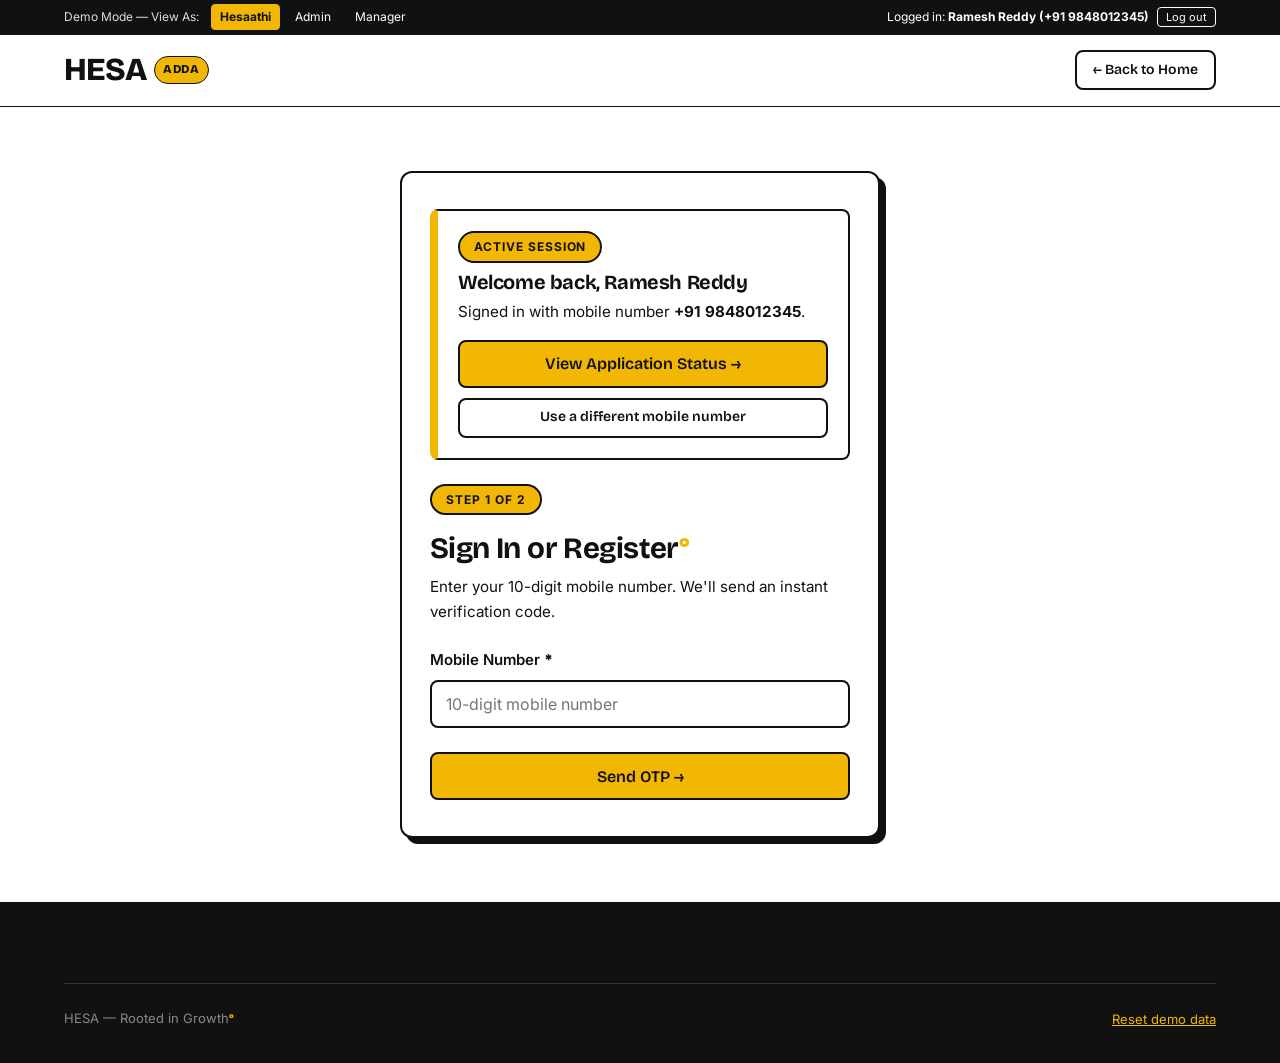
<file: register.html>
<!DOCTYPE html>
<html lang="en">
<head>
  <meta charset="UTF-8">
  <meta name="viewport" content="width=device-width, initial-scale=1.0">
  <title>Sign in / Register &mdash; Hesa Adda</title>
  <link rel="preconnect" href="https://fonts.googleapis.com">
  <link rel="preconnect" href="https://fonts.gstatic.com" crossorigin>
  <link href="https://fonts.googleapis.com/css2?family=Bricolage+Grotesque:opsz,wght@12..96,600;700;800&family=Inter:wght@400;500;600;700&display=swap" rel="stylesheet">
  <link rel="stylesheet" href="css/style.css">
  <style>
    .auth-page {
      padding: 64px 24px;
      display: flex;
      justify-content: center;
      align-items: center;
      flex: 1;
      background-color: var(--white);
    }
    .auth-box {
      width: 100%;
      max-width: 480px;
      border: 2px solid var(--black);
      border-radius: var(--radius-lg);
      padding: 36px 28px;
      background-color: var(--white);
      box-shadow: 6px 6px 0 var(--black);
    }
    .otp-display-box {
      background-color: var(--yellow);
      border: 2px solid var(--black);
      border-radius: var(--radius-md);
      padding: 16px;
      margin-bottom: 20px;
      display: flex;
      flex-direction: column;
      gap: 6px;
    }
    .otp-code-large {
      font-family: var(--font-display);
      font-size: 2rem;
      font-weight: 800;
      letter-spacing: 0.15em;
      line-height: 1;
      color: var(--black);
    }
    .active-session-card {
      background-color: var(--white);
      border: 2px solid var(--black);
      border-left: 8px solid var(--yellow);
      border-radius: var(--radius-md);
      padding: 20px;
      margin-bottom: 24px;
    }
  </style>
</head>
<body>

  <!-- Top Role Bar -->
  <div id="role-bar-container"></div>

  <!-- Header -->
  <header class="header">
    <div class="header-inner">
      <a href="index.html" class="logo-area">
        <span class="brand-wordmark">HESA</span>
        <span class="brand-badge">ADDA</span>
      </a>
      <div class="header-actions">
        <a href="index.html" class="btn btn-secondary btn-sm">&larr; Back to Home</a>
      </div>
    </div>
  </header>

  <main class="auth-page">
    <div class="auth-box">

      <!-- EXISTING ACTIVE SESSION ALERT (If already logged in) -->
      <div id="active-session-block" class="active-session-card" style="display: none;">
        <span class="section-pill" style="margin-bottom: 8px;">Active Session</span>
        <h3 style="margin-bottom: 6px;">Welcome back, <span id="sess-user-name">Hesaathi</span></h3>
        <p style="font-size: 0.95rem; margin-bottom: 16px;">
          Signed in with mobile number <strong id="sess-user-phone">+91 9848012345</strong>.
        </p>
        <div style="display: flex; flex-direction: column; gap: 10px;">
          <button type="button" id="btn-continue-session" class="btn btn-primary" onclick="continueActiveSession()">
            Continue to Application &rarr;
          </button>
          <button type="button" class="btn btn-secondary btn-sm" onclick="useDifferentNumber()">
            Use a different mobile number
          </button>
        </div>
      </div>

      <!-- MAIN AUTH WIZARD FORM -->
      <div id="auth-wizard-block">

        <!-- STEP 1: MOBILE NUMBER -->
        <div id="auth-step-mobile">
          <span class="section-pill">Step 1 of 2</span>
          <h2 style="font-size: 1.85rem; margin-bottom: 8px;">Sign In or Register<span class="deg-sym">&deg;</span></h2>
          <p style="font-size: 0.95rem; margin-bottom: 24px;">
            Enter your 10-digit mobile number. We'll send an instant verification code.
          </p>

          <form id="mobile-form" onsubmit="handleSendOtp(event)">
            <div class="form-group">
              <label class="form-label" for="phone-input">Mobile Number <span class="req">*</span></label>
              <div style="display: flex; gap: 8px;">
                <input type="tel" id="phone-input" class="form-control" placeholder="10-digit mobile number" maxlength="10" autocomplete="tel" required>
              </div>
              <span id="err-phone" class="field-error" style="display: none;">Please enter exactly 10 digits.</span>
            </div>

            <button type="submit" id="btn-send-otp" class="btn btn-primary btn-block">
              Send OTP &rarr;
            </button>
          </form>
        </div>

        <!-- STEP 2: VERIFY OTP -->
        <div id="auth-step-otp" style="display: none;">
          <button type="button" class="btn btn-secondary btn-sm" onclick="showStepMobile()" style="margin-bottom: 16px;">
            &larr; Change Number
          </button>

          <span class="section-pill">Verification</span>
          <h2 style="font-size: 1.85rem; margin-bottom: 8px;">Verify Mobile<span class="deg-sym">&deg;</span></h2>
          <p style="font-size: 0.95rem; margin-bottom: 16px;">
            Code sent to <strong id="disp-mobile-target">+91 9848012345</strong>
          </p>

          <!-- Clear On-screen Demo OTP Box (Auto-filled) -->
          <div class="otp-display-box">
            <div style="display: flex; justify-content: space-between; align-items: center;">
              <span style="font-size: 12px; font-weight: 700; text-transform: uppercase;">Demo OTP (Auto-filled):</span>
              <button type="button" onclick="generateNewOtp()" style="background: none; border: none; text-decoration: underline; font-weight: 700; cursor: pointer; font-size: 12px; font-family: inherit;">
                Resend OTP
              </button>
            </div>
            <div class="otp-code-large" id="demo-otp-code">482913</div>
            <span style="font-size: 12px;">Accepts this code or ANY 6-digit number in demo mode.</span>
          </div>

          <form id="otp-form" onsubmit="handleVerifyOtp(event)">
            <div class="form-group">
              <label class="form-label" for="otp-input">Enter 6-Digit OTP <span class="req">*</span></label>
              <input type="text" id="otp-input" class="form-control" placeholder="6-digit code" maxlength="6" inputmode="numeric" autocomplete="one-time-code" required>
              <span id="err-otp" class="field-error" style="display: none;">Please enter a 6-digit code.</span>
            </div>

            <div style="display: flex; flex-direction: column; gap: 10px;">
              <button type="submit" id="btn-verify-otp" class="btn btn-primary btn-block">
                Verify &amp; Continue &rarr;
              </button>
            </div>
          </form>
        </div>

        <!-- STEP 3: NEW USER PROFILE (Shown only for new numbers without profile) -->
        <div id="auth-step-profile" style="display: none;">
          <button type="button" class="btn btn-secondary btn-sm" onclick="showStepOtp()" style="margin-bottom: 16px;">
            &larr; Back
          </button>

          <span class="section-pill">New Hesaathi Profile</span>
          <h2 style="font-size: 1.85rem; margin-bottom: 8px;">Create Your Profile<span class="deg-sym">&deg;</span></h2>
          <p style="font-size: 0.95rem; margin-bottom: 20px;">
            Set up your details once to begin your highway land application.
          </p>

          <form id="profile-form" onsubmit="handleSaveProfile(event)">
            <div class="form-group">
              <label class="form-label" for="fullname-input">Full Name (as per Aadhaar/PAN) <span class="req">*</span></label>
              <input type="text" id="fullname-input" class="form-control" placeholder="e.g. Ramesh Reddy" required>
              <span id="err-name" class="field-error" style="display: none;">Full name is required.</span>
            </div>

            <div class="form-group">
              <label class="form-label" for="village-input">Village or Town <span class="req">*</span></label>
              <input type="text" id="village-input" class="form-control" placeholder="e.g. Kamareddy" required>
              <span id="err-village" class="field-error" style="display: none;">Village or town is required.</span>
            </div>

            <div class="form-group">
              <label class="form-label">Preferred Communication Language <span class="req">*</span></label>
              <div style="display: flex; gap: 16px; margin-top: 8px;">
                <label class="form-check">
                  <input type="radio" name="user-lang" value="English" checked>
                  <span>English</span>
                </label>
                <label class="form-check">
                  <input type="radio" name="user-lang" value="Telugu">
                  <span>Telugu</span>
                </label>
                <label class="form-check">
                  <input type="radio" name="user-lang" value="Hindi">
                  <span>Hindi</span>
                </label>
              </div>
            </div>

            <button type="submit" id="btn-save-profile" class="btn btn-primary btn-block" style="margin-top: 24px;">
              Start 4-Step Application &rarr;
            </button>
          </form>
        </div>

      </div>

    </div>
  </main>

  <!-- Footer -->
  <footer class="footer">
    <div class="container">
      <div class="footer-bottom">
        <div>HESA &mdash; Rooted in Growth<span class="deg-sym">&deg;</span></div>
        <div>
          <button type="button" class="footer-reset-btn" onclick="handleResetDemo()">Reset demo data</button>
        </div>
      </div>
    </div>
  </footer>

  <script src="js/data.js"></script>
  <script src="js/app.js"></script>
  <script>
    renderRoleBar('hesaathi', '');

    let activePhone = '';
    let currentGeneratedOtp = '';

    // Check existing session
    function checkCurrentSession() {
      const sessionPhone = HesaStorage.getSession();
      if (sessionPhone) {
        const user = HesaStorage.getUserByPhone(sessionPhone);
        const activeCard = document.getElementById('active-session-block');
        const wizard = document.getElementById('auth-wizard-block');

        activeCard.style.display = 'block';
        document.getElementById('sess-user-phone').textContent = `+91 ${sessionPhone}`;
        document.getElementById('sess-user-name').textContent = user?.fullname || 'Hesaathi';

        // Check if user has submitted application
        const existingApp = HesaStorage.getApplicationByPhone(sessionPhone);
        if (existingApp && (existingApp.status === 'Submitted' || existingApp.status === 'Under review' || existingApp.status === 'Approved' || existingApp.status === 'Rejected' || existingApp.status === 'Changes requested')) {
          document.getElementById('btn-continue-session').innerHTML = 'View Application Status &rarr;';
        } else {
          document.getElementById('btn-continue-session').innerHTML = 'Resume Application Draft &rarr;';
        }
      } else {
        document.getElementById('active-session-block').style.display = 'none';
      }
    }

    function continueActiveSession() {
      const sessionPhone = HesaStorage.getSession();
      if (!sessionPhone) return;

      const existingApp = HesaStorage.getApplicationByPhone(sessionPhone);
      if (existingApp) {
        HesaStorage.setActiveApplicationId(existingApp.id);
        window.location.href = 'status.html';
      } else {
        window.location.href = 'apply.html';
      }
    }

    function useDifferentNumber() {
      HesaStorage.clearSession();
      document.getElementById('active-session-block').style.display = 'none';
      document.getElementById('auth-wizard-block').style.display = 'block';
      showStepMobile();
    }

    function showStepMobile() {
      document.getElementById('auth-step-mobile').style.display = 'block';
      document.getElementById('auth-step-otp').style.display = 'none';
      document.getElementById('auth-step-profile').style.display = 'none';
      document.getElementById('phone-input').focus();
    }

    function showStepOtp() {
      document.getElementById('auth-step-mobile').style.display = 'none';
      document.getElementById('auth-step-otp').style.display = 'block';
      document.getElementById('auth-step-profile').style.display = 'none';
      document.getElementById('otp-input').focus();
    }

    function showStepProfile() {
      document.getElementById('auth-step-mobile').style.display = 'none';
      document.getElementById('auth-step-otp').style.display = 'none';
      document.getElementById('auth-step-profile').style.display = 'block';
      document.getElementById('fullname-input').focus();
    }

    // Step 1: Send OTP
    function handleSendOtp(e) {
      e.preventDefault();
      const phoneInput = document.getElementById('phone-input');
      const errPhone = document.getElementById('err-phone');
      const val = phoneInput.value.replace(/\D/g, '').trim();

      if (val.length !== 10) {
        errPhone.style.display = 'block';
        return;
      }
      errPhone.style.display = 'none';
      activePhone = val;

      document.getElementById('disp-mobile-target').textContent = `+91 ${activePhone}`;
      generateNewOtp();
      showStepOtp();
    }

    // Generate random 6-digit OTP
    function generateNewOtp() {
      currentGeneratedOtp = Math.floor(100000 + Math.random() * 900000).toString();
      document.getElementById('demo-otp-code').textContent = currentGeneratedOtp;
      const otpInput = document.getElementById('otp-input');
      otpInput.value = currentGeneratedOtp;
      document.getElementById('err-otp').style.display = 'none';
    }

    // Step 2: Verify OTP
    function handleVerifyOtp(e) {
      e.preventDefault();
      const otpInput = document.getElementById('otp-input');
      const errOtp = document.getElementById('err-otp');
      const entered = otpInput.value.replace(/\D/g, '').trim();

      // Accepts generated OTP OR ANY 6-digit number
      if (entered.length !== 6) {
        errOtp.style.display = 'block';
        return;
      }
      errOtp.style.display = 'none';

      // Set active session
      HesaStorage.setSession(activePhone);

      // Check if user already exists
      const existingUser = HesaStorage.getUserByPhone(activePhone);
      const existingApp = HesaStorage.getApplicationByPhone(activePhone);

      if (existingUser || existingApp) {
        // Known user: Log in directly!
        if (existingApp) {
          HesaStorage.setActiveApplicationId(existingApp.id);
          window.location.href = 'status.html';
        } else {
          window.location.href = 'apply.html';
        }
      } else {
        // Brand new user: prompt profile details
        showStepProfile();
      }
    }

    // Step 3: Save Profile for new user
    function handleSaveProfile(e) {
      e.preventDefault();
      const fullname = document.getElementById('fullname-input').value.trim();
      const village = document.getElementById('village-input').value.trim();
      const language = document.querySelector('input[name="user-lang"]:checked')?.value || 'English';

      let valid = true;
      if (!fullname) { document.getElementById('err-name').style.display = 'block'; valid = false; } else { document.getElementById('err-name').style.display = 'none'; }
      if (!village) { document.getElementById('err-village').style.display = 'block'; valid = false; } else { document.getElementById('err-village').style.display = 'none'; }
      if (!valid) return;

      const newUser = {
        phone: activePhone,
        fullname: fullname,
        village: village,
        language: language,
        registeredAt: new Date().toISOString()
      };

      HesaStorage.saveUser(newUser);

      // Pre-seed draft
      const draft = {
        applicantName: fullname,
        phone: activePhone,
        village: village,
        state: 'Telangana',
        language: language
      };
      localStorage.setItem('hesa_application_draft', JSON.stringify(draft));

      // Redirect to application wizard
      window.location.href = 'apply.html';
    }

    // Enter key submits inside OTP input
    document.getElementById('otp-input')?.addEventListener('keydown', (e) => {
      if (e.key === 'Enter') {
        handleVerifyOtp(e);
      }
    });

    window.addEventListener('DOMContentLoaded', () => {
      checkCurrentSession();
    });
  </script>
</body>
</html>
</file>
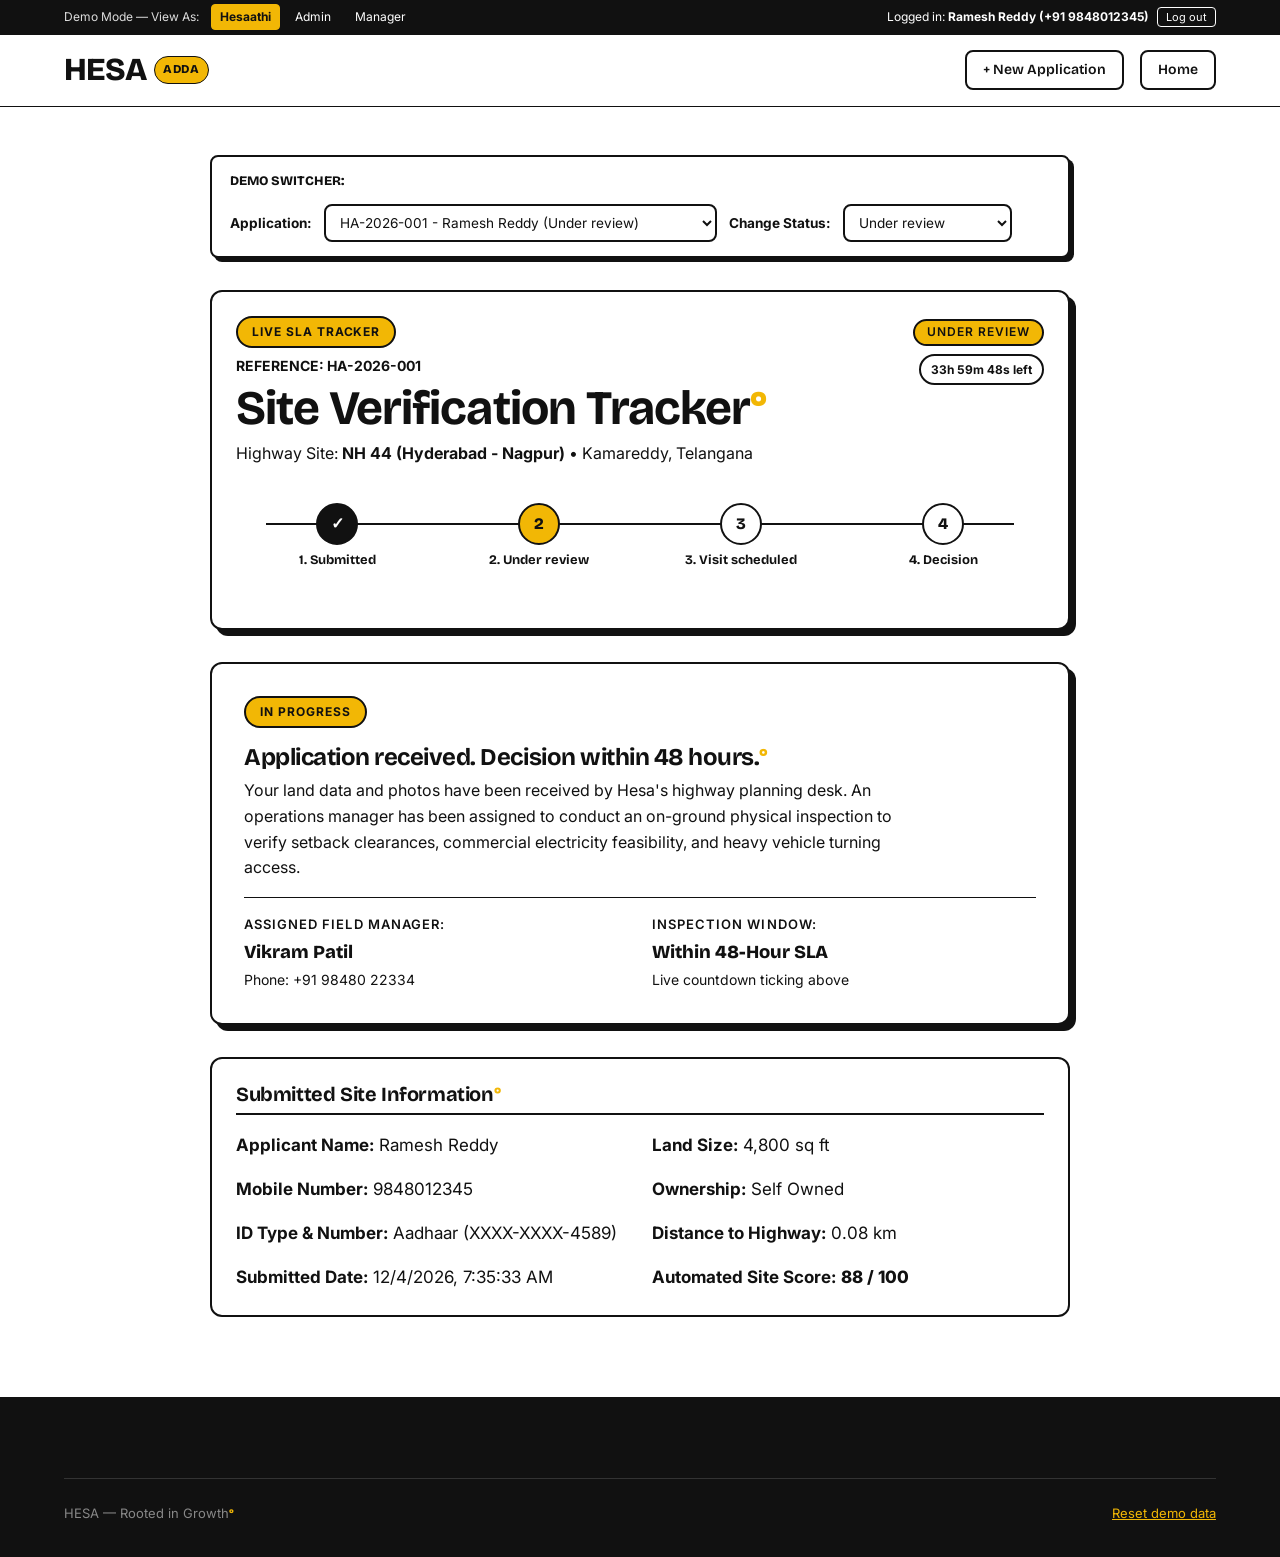
<file: status.html>
<!DOCTYPE html>
<html lang="en">
<head>
  <meta charset="UTF-8">
  <meta name="viewport" content="width=device-width, initial-scale=1.0">
  <title>Application Status Tracker &mdash; Hesa Adda</title>
  <link rel="preconnect" href="https://fonts.googleapis.com">
  <link rel="preconnect" href="https://fonts.gstatic.com" crossorigin>
  <link href="https://fonts.googleapis.com/css2?family=Bricolage+Grotesque:opsz,wght@12..96,600;700;800&family=Inter:wght@400;500;600;700&display=swap" rel="stylesheet">
  <link rel="stylesheet" href="css/style.css">
  <style>
    .status-wrap {
      padding: var(--space-6) var(--space-3) var(--space-10);
      flex: 1;
    }
    .status-container {
      max-width: 860px;
      margin: 0 auto;
    }
    .demo-bar {
      background-color: var(--white);
      border: 2px solid var(--black);
      border-radius: var(--radius-md);
      padding: 14px 18px;
      margin-bottom: var(--space-4);
      display: flex;
      align-items: center;
      justify-content: space-between;
      flex-wrap: wrap;
      gap: 12px;
      box-shadow: 4px 4px 0 var(--black);
    }
    .tracker-steps {
      display: flex;
      justify-content: space-between;
      position: relative;
      margin: 36px 0;
    }
    .tracker-steps::before {
      content: '';
      position: absolute;
      top: 20px;
      left: 30px;
      right: 30px;
      height: 2px;
      background-color: var(--black);
      z-index: 1;
    }
    .tracker-step-item {
      position: relative;
      z-index: 2;
      display: flex;
      flex-direction: column;
      align-items: center;
      text-align: center;
      width: 25%;
    }
    .tracker-circle {
      width: 42px;
      height: 42px;
      border-radius: 50%;
      border: 2px solid var(--black);
      background-color: var(--white);
      display: flex;
      align-items: center;
      justify-content: center;
      font-weight: 800;
      font-family: var(--font-display);
      font-size: 1rem;
      margin-bottom: 8px;
    }
    .tracker-step-item.completed .tracker-circle {
      background-color: var(--black);
      color: var(--white);
    }
    .tracker-step-item.active .tracker-circle {
      background-color: var(--yellow);
      color: var(--black);
    }
    .tracker-label {
      font-size: 0.8125rem;
      font-weight: 700;
      line-height: 1.2;
      font-family: var(--font-display);
    }
    .state-banner {
      border: 2px solid var(--black);
      border-radius: var(--radius-lg);
      padding: var(--space-4);
      margin-bottom: var(--space-4);
      box-shadow: 6px 6px 0 var(--black);
    }
    @media (max-width: 600px) {
      .tracker-steps {
        flex-direction: column;
        gap: 20px;
        align-items: flex-start;
      }
      .tracker-steps::before {
        display: none;
      }
      .tracker-step-item {
        flex-direction: row;
        width: 100%;
        text-align: left;
        gap: 14px;
      }
    }
  </style>
</head>
<body>

  <!-- Top Role Bar -->
  <div id="role-bar-container"></div>

  <!-- Header -->
  <header class="header">
    <div class="header-inner">
      <a href="index.html" class="logo-area">
        <span class="brand-wordmark">HESA</span>
        <span class="brand-badge">ADDA</span>
      </a>
      <div class="header-actions">
        <a href="apply.html" class="btn btn-secondary btn-sm">+ New Application</a>
        <a href="index.html" class="btn btn-secondary btn-sm">Home</a>
      </div>
    </div>
  </header>

  <main class="status-wrap">
    <div class="status-container">

      <!-- Interactive Demo Control Toolbar -->
      <div class="demo-bar">
        <div style="font-weight: 800; font-size: 0.8125rem; text-transform: uppercase; font-family: var(--font-display);">
          Demo Switcher:
        </div>
        <div style="display: flex; gap: 12px; align-items: center; flex-wrap: wrap;">
          <label style="font-size: 0.85rem; font-weight: 700;" for="demo-app-select">Application:</label>
          <select id="demo-app-select" class="form-control" style="width: auto; min-height: 38px; padding: 4px 10px; font-size: 0.85rem;" onchange="switchDemoApp(this.value)">
            <!-- Populated via JS -->
          </select>

          <label style="font-size: 0.85rem; font-weight: 700;" for="demo-status-select">Change Status:</label>
          <select id="demo-status-select" class="form-control" style="width: auto; min-height: 38px; padding: 4px 10px; font-size: 0.85rem;" onchange="changeStatusFromDemo(this.value)">
            <option value="Submitted">Submitted</option>
            <option value="Under review">Under review</option>
            <option value="Changes requested">Changes requested</option>
            <option value="Approved">Approved</option>
            <option value="Rejected">Rejected</option>
          </select>
        </div>
      </div>

      <!-- Main Status Card -->
      <div class="card" style="margin-bottom: var(--space-4); box-shadow: 6px 6px 0 var(--black);">
        <div style="display: flex; justify-content: space-between; align-items: flex-start; flex-wrap: wrap; gap: 16px; margin-bottom: var(--space-3);">
          <div>
            <span class="section-pill" style="margin-bottom: 6px;">Live SLA Tracker</span>
            <div style="font-size: 0.875rem; font-weight: 700; text-transform: uppercase; margin-bottom: 4px;">
              Reference: <strong id="disp-app-id">HA-2026-001</strong>
            </div>
            <h2>Site Verification Tracker<span class="deg-sym">&deg;</span></h2>
            <p style="margin-top: 4px; font-size: 1rem;">
              Highway Site: <strong id="disp-highway">NH 44 Cross</strong> &bull; <span id="disp-village">Kamareddy, Telangana</span>
            </p>
          </div>

          <div style="text-align: right;">
            <div id="disp-badge" style="margin-bottom: 8px;"></div>
            <div>
              <span id="disp-timer"></span>
            </div>
          </div>
        </div>

        <!-- 4-Step Tracker -->
        <div class="tracker-steps" id="tracker-steps-container">
          <div class="tracker-step-item completed" id="track-step-1">
            <div class="tracker-circle">&#x2713;</div>
            <div class="tracker-label">1. Submitted</div>
          </div>
          <div class="tracker-step-item active" id="track-step-2">
            <div class="tracker-circle">2</div>
            <div class="tracker-label">2. Under review</div>
          </div>
          <div class="tracker-step-item" id="track-step-3">
            <div class="tracker-circle">3</div>
            <div class="tracker-label">3. Visit scheduled</div>
          </div>
          <div class="tracker-step-item" id="track-step-4">
            <div class="tracker-circle">4</div>
            <div class="tracker-label">4. Decision</div>
          </div>
        </div>
      </div>

      <!-- DYNAMIC STATE VIEWS -->

      <!-- State 1: Under Review / Submitted -->
      <div id="state-review-box" class="state-banner" style="background-color: var(--white); display: none;">
        <span class="section-pill">In Progress</span>
        <h3 style="margin-bottom: 8px; font-size: 1.5rem;">Application received. Decision within 48 hours.<span class="deg-sym">&deg;</span></h3>
        <p style="font-size: 1rem; line-height: 1.6; margin-bottom: 16px;">
          Your land data and photos have been received by Hesa's highway planning desk. An operations manager has been assigned to conduct an on-ground physical inspection to verify setback clearances, commercial electricity feasibility, and heavy vehicle turning access.
        </p>

        <div class="grid-2" style="margin-top: 16px; border-top: 1px solid var(--black); padding-top: 16px;">
          <div>
            <div class="small-label" style="margin-bottom: 2px;">Assigned Field Manager:</div>
            <div style="font-size: 1.15rem; font-weight: 800; font-family: var(--font-display);" id="disp-mgr-name">Vikram Patil</div>
            <div style="font-size: 0.875rem;">Phone: +91 98480 22334</div>
          </div>
          <div>
            <div class="small-label" style="margin-bottom: 2px;">Inspection Window:</div>
            <div style="font-size: 1.15rem; font-weight: 800; font-family: var(--font-display);">Within 48-Hour SLA</div>
            <div style="font-size: 0.875rem;">Live countdown ticking above</div>
          </div>
        </div>
      </div>

      <!-- State 2: Changes Requested -->
      <div id="state-changes-box" class="state-banner" style="background-color: var(--white); border: 2px solid var(--yellow); display: none;">
        <div style="display: flex; align-items: center; gap: 10px; margin-bottom: 8px;">
          <span class="badge badge-changes">Changes requested</span>
          <h3 style="font-size: 1.4rem;">Action Needed: Document Update Required<span class="deg-sym">&deg;</span></h3>
        </div>
        <p style="margin-bottom: 14px;">
          The operations officer has reviewed your proposal and requested the following update:
        </p>
        <div style="background-color: var(--white); border: 2px solid var(--black); border-radius: var(--radius-md); padding: 14px; font-weight: 700; margin-bottom: 20px;" id="disp-changes-reason">
          Road view photo unclear. Need clearer survey map showing NH boundary pillar.
        </div>

        <div style="border-top: 1px solid var(--black); padding-top: 16px;">
          <h4 style="margin-bottom: 10px;">Re-upload Requested Document / Photo:</h4>
          <div class="upload-dropzone" onclick="document.getElementById('reupload-file').click()" style="margin-bottom: 12px;">
            <p style="font-weight: 700;">Click to upload revised document / photo</p>
            <input type="file" id="reupload-file" style="display: none;" onchange="handleReupload(this)">
          </div>
          <div id="reupload-preview" class="upload-preview" style="display: none; margin-bottom: 14px;">
            <span id="reupload-filename" style="font-weight: 700;">revised_site_photo.jpg</span>
          </div>
          <button type="button" class="btn btn-primary" onclick="submitReupload()">
            Resubmit for Review &rarr;
          </button>
        </div>
      </div>

      <!-- State 3: Approved -->
      <div id="state-approved-box" class="state-banner" style="background-color: var(--black); color: var(--white); border: 2px solid var(--yellow); display: none;">
        <div style="display: flex; align-items: center; gap: 12px; margin-bottom: 12px;">
          <span class="badge" style="background-color: var(--yellow); color: var(--black); font-size: 0.9rem;">APPROVED</span>
          <h2 style="color: var(--white);">Congratulations! Your Adda is Approved<span class="deg-sym">&deg;</span></h2>
        </div>
        <p style="color: var(--white); font-size: 1.1rem; line-height: 1.6; margin-bottom: 20px;">
          Your highway land has successfully cleared ground inspection and geometric feasibility checks.
        </p>

        <div style="background-color: var(--white); color: var(--black); border: 2px solid var(--black); border-radius: var(--radius-md); padding: 24px; margin-bottom: 24px;">
          <div class="small-label" style="margin-bottom: 4px;">Your Official Adda Franchise ID:</div>
          <div style="font-family: var(--font-display); font-size: 2.5rem; font-weight: 800; line-height: 1; margin: 4px 0 8px;" id="disp-adda-id">ADDA-TS-001</div>
          <p style="font-weight: 700; margin-bottom: 0;">
            Your Adda ID and password will be sent by WhatsApp/SMS.
          </p>
        </div>

        <div style="display: flex; gap: 14px; flex-wrap: wrap;">
          <a href="admin/addas.html" class="btn btn-primary">View Setup Schedule &rarr;</a>
          <button type="button" class="btn btn-secondary" onclick="alert('Franchise agreement PDF generated. Check your registered email.')">Download Franchise Agreement</button>
        </div>
      </div>

      <!-- State 4: Rejected -->
      <div id="state-rejected-box" class="state-banner" style="background-color: var(--white); border: 2px solid var(--black); display: none;">
        <div style="display: flex; align-items: center; gap: 12px; margin-bottom: 10px;">
          <span class="badge badge-rejected">&#x2715; Rejected</span>
          <h3 style="font-size: 1.4rem;">Application Not Approved for this Location<span class="deg-sym">&deg;</span></h3>
        </div>
        <p style="margin-bottom: 12px;">
          We regret to inform you that this specific parcel of land does not meet our minimum commercial safety criteria:
        </p>

        <div style="border: 2px solid var(--black); border-radius: var(--radius-md); padding: 16px; background-color: var(--white); font-weight: 700; margin-bottom: 20px;" id="disp-rejection-reason">
          Land is 800m away from highway intersection; falls outside designated commerce frontage radius. Also inside flood plain margin.
        </div>

        <p style="font-size: 0.95rem; margin-bottom: 18px;">
          You can immediately apply again with another parcel of land or highway junction.
        </p>
        <a href="apply.html" class="btn btn-primary">Apply with other land &rarr;</a>
      </div>

      <!-- Application Details Card -->
      <div class="card" style="margin-top: var(--space-4);">
        <h3 style="margin-bottom: 16px; border-bottom: 2px solid var(--black); padding-bottom: 8px;">Submitted Site Information<span class="deg-sym">&deg;</span></h3>

        <div class="grid-2">
          <div>
            <p><strong>Applicant Name:</strong> <span id="info-name">Ramesh Reddy</span></p>
            <p><strong>Mobile Number:</strong> <span id="info-phone">9848012345</span></p>
            <p><strong>ID Type &amp; Number:</strong> <span id="info-id">Aadhaar (XXXX-XXXX-4589)</span></p>
            <p><strong>Submitted Date:</strong> <span id="info-date">2026-11-17 10:30 AM</span></p>
          </div>
          <div>
            <p><strong>Land Size:</strong> <span id="info-size">4800 sq ft</span></p>
            <p><strong>Ownership:</strong> <span id="info-owner">Self Owned</span></p>
            <p><strong>Distance to Highway:</strong> <span id="info-dist">0.08 km (80 meters)</span></p>
            <p><strong>Automated Site Score:</strong> <span id="info-score" style="font-weight: 800;">88 / 100</span></p>
          </div>
        </div>
      </div>

    </div>
  </main>

  <!-- Footer -->
  <footer class="footer">
    <div class="container">
      <div class="footer-bottom">
        <div>HESA &mdash; Rooted in Growth<span class="deg-sym">&deg;</span></div>
        <div>
          <button type="button" class="footer-reset-btn" onclick="handleResetDemo()">Reset demo data</button>
        </div>
      </div>
    </div>
  </footer>

  <script src="js/data.js"></script>
  <script src="js/app.js"></script>
  <script>
    // Session Guard: Must have active session
    const currentSessionPhone = HesaStorage.requireSession('register.html');
    renderRoleBar('hesaathi', '');

    let currentApp = null;

    function populateAppSelector() {
      const apps = HesaStorage.getApplications();
      const sel = document.getElementById('demo-app-select');
      sel.innerHTML = '';
      const activeId = HesaStorage.getActiveApplicationId();

      apps.forEach(app => {
        const opt = document.createElement('option');
        opt.value = app.id;
        opt.textContent = `${app.id} - ${app.applicantName} (${app.status})`;
        if (app.id === activeId) opt.selected = true;
        sel.appendChild(opt);
      });
    }

    function switchDemoApp(appId) {
      HesaStorage.setActiveApplicationId(appId);
      loadApplicationData();
    }

    function changeStatusFromDemo(newStatus) {
      updateActiveAppStatus(newStatus);
      loadApplicationData();
      populateAppSelector();
    }

    function loadApplicationData() {
      // Find app for this session or active demo id
      let app = null;
      const activeId = HesaStorage.getActiveApplicationId();
      if (activeId) {
        app = HesaStorage.getApplicationById(activeId);
      }
      if (!app && currentSessionPhone) {
        app = HesaStorage.getApplicationByPhone(currentSessionPhone);
      }
      if (!app) {
        const apps = HesaStorage.getApplications();
        if (apps.length > 0) app = apps[0];
      }

      currentApp = app;
      if (!currentApp) return;

      HesaStorage.setActiveApplicationId(currentApp.id);

      document.getElementById('disp-app-id').textContent = currentApp.id;
      document.getElementById('disp-highway').textContent = currentApp.highway || 'NH 44 Cross';
      document.getElementById('disp-village').textContent = `${currentApp.village || ''}, ${currentApp.state || ''}`;

      document.getElementById('disp-badge').innerHTML = renderStatusBadge(currentApp.status);
      document.getElementById('disp-timer').innerHTML = renderTimerBadge(currentApp.submittedAt, currentApp.status);

      document.getElementById('info-name').textContent = currentApp.applicantName;
      document.getElementById('info-phone').textContent = currentApp.phone;
      document.getElementById('info-id').textContent = `${currentApp.idType || 'Aadhaar'} (${currentApp.idNumber || 'Verified'})`;
      document.getElementById('info-date').textContent = new Date(currentApp.submittedAt || Date.now()).toLocaleString();
      document.getElementById('info-size').textContent = `${(currentApp.landSizeSqFt || 4000).toLocaleString()} sq ft`;
      document.getElementById('info-owner').textContent = currentApp.ownershipType === 'own' ? 'Self Owned' : currentApp.ownershipType === 'lease' ? 'Leased' : 'Gram Panchayat';
      document.getElementById('info-dist').textContent = `${currentApp.distanceFromHighwayKm || 0.08} km`;
      document.getElementById('info-score').textContent = `${currentApp.siteScore || 78} / 100`;

      updateTrackerUI(currentApp.status);

      const reviewBox = document.getElementById('state-review-box');
      const changesBox = document.getElementById('state-changes-box');
      const approvedBox = document.getElementById('state-approved-box');
      const rejectedBox = document.getElementById('state-rejected-box');

      reviewBox.style.display = 'none';
      changesBox.style.display = 'none';
      approvedBox.style.display = 'none';
      rejectedBox.style.display = 'none';

      if (currentApp.status === 'Approved') {
        approvedBox.style.display = 'block';
        document.getElementById('disp-adda-id').textContent = currentApp.addaId || 'ADDA-TS-001';
      } else if (currentApp.status === 'Rejected') {
        rejectedBox.style.display = 'block';
        document.getElementById('disp-rejection-reason').textContent = currentApp.rejectionReason || 'Site does not meet mandatory highway setback clearance rules.';
      } else if (currentApp.status === 'Changes requested') {
        changesBox.style.display = 'block';
        document.getElementById('disp-changes-reason').textContent = currentApp.changesReason || 'Please provide clear front and road approach photographs.';
      } else {
        reviewBox.style.display = 'block';
        document.getElementById('disp-mgr-name').textContent = currentApp.managerVisit?.managerName || 'Vikram Patil';
      }

      const statusSelect = document.getElementById('demo-status-select');
      if (statusSelect) statusSelect.value = currentApp.status;
    }

    function updateTrackerUI(status) {
      const s1 = document.getElementById('track-step-1');
      const s2 = document.getElementById('track-step-2');
      const s3 = document.getElementById('track-step-3');
      const s4 = document.getElementById('track-step-4');

      [s1, s2, s3, s4].forEach(s => s.className = 'tracker-step-item');

      if (status === 'Submitted') {
        s1.classList.add('active');
      } else if (status === 'Under review') {
        s1.classList.add('completed');
        s2.classList.add('active');
      } else if (status === 'Changes requested') {
        s1.classList.add('completed');
        s2.classList.add('active');
      } else if (status === 'Approved' || status === 'Rejected') {
        s1.classList.add('completed');
        s2.classList.add('completed');
        s3.classList.add('completed');
        s4.classList.add('completed');
      }
    }

    function handleReupload(input) {
      if (input.files && input.files[0]) {
        document.getElementById('reupload-preview').style.display = 'flex';
        document.getElementById('reupload-filename').textContent = input.files[0].name;
      }
    }

    function submitReupload() {
      if (!currentApp) return;
      currentApp.status = 'Under review';
      currentApp.changesReason = '';
      HesaStorage.saveApplication(currentApp);
      alert('Updated documents submitted successfully. Status is now Under review.');
      loadApplicationData();
      populateAppSelector();
    }

    window.addEventListener('DOMContentLoaded', () => {
      populateAppSelector();
      loadApplicationData();
    });
  </script>
</body>
</html>
</file>
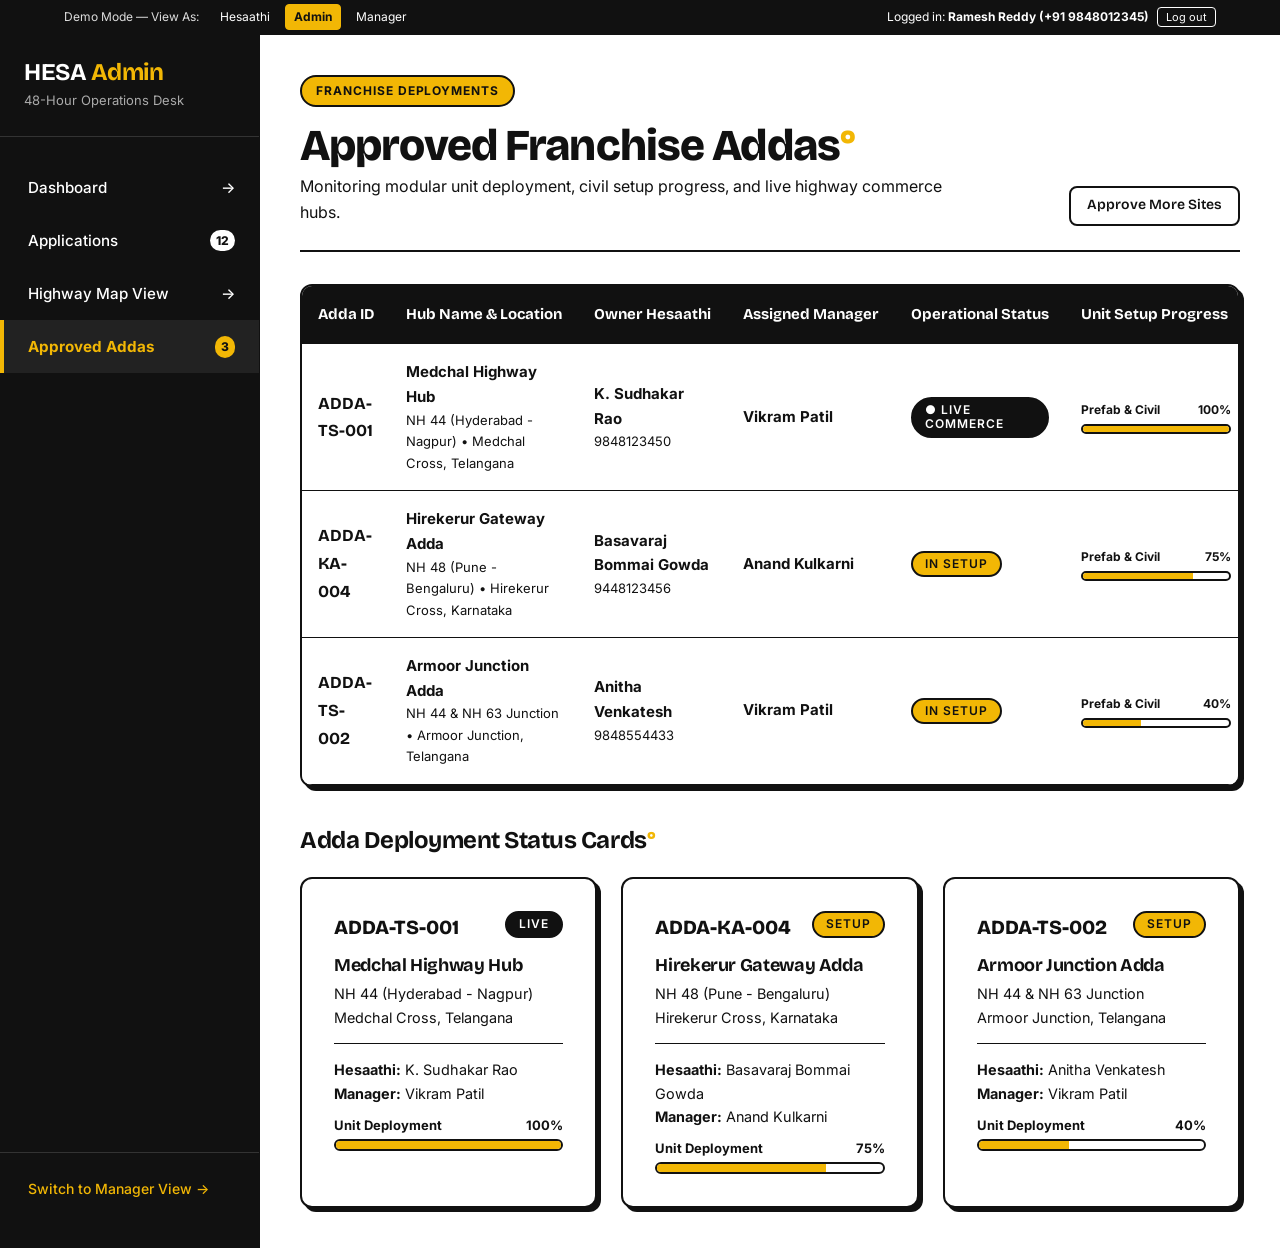
<file: admin/addas.html>
<!DOCTYPE html>
<html lang="en">
<head>
  <meta charset="UTF-8">
  <meta name="viewport" content="width=device-width, initial-scale=1.0">
  <title>Approved Addas &mdash; Hesa Admin</title>
  <link rel="preconnect" href="https://fonts.googleapis.com">
  <link rel="preconnect" href="https://fonts.gstatic.com" crossorigin>
  <link href="https://fonts.googleapis.com/css2?family=Bricolage+Grotesque:opsz,wght@12..96,600;700;800&family=Inter:wght@400;500;600;700&display=swap" rel="stylesheet">
  <link rel="stylesheet" href="../css/style.css">
  <style>
    .setup-progress-wrap {
      width: 150px;
    }
    .adda-card {
      border: 2px solid var(--black);
      border-radius: var(--radius-lg);
      padding: var(--space-4);
      background-color: var(--white);
      box-shadow: 4px 4px 0 var(--black);
      transition: transform 150ms ease;
    }
    .adda-card:hover {
      transform: translate(-2px, -2px);
    }
  </style>
</head>
<body>

  <!-- Top Role Bar -->
  <div id="role-bar-container"></div>

  <div class="admin-layout">
    <!-- Desktop Sidebar -->
    <aside class="admin-sidebar">
      <div class="admin-sidebar-header">
        <h2>HESA <span style="color: var(--yellow);">Admin</span></h2>
        <div style="font-size: 0.8125rem; color: #AAA; margin-top: 4px;">48-Hour Operations Desk</div>
      </div>

      <nav class="admin-nav">
        <a href="dashboard.html">
          <span>Dashboard</span>
          <span>&rarr;</span>
        </a>
        <a href="applications.html">
          <span>Applications</span>
          <span style="font-size: 0.75rem; background: var(--white); color: var(--black); padding: 1px 6px; border-radius: var(--radius-pill); font-weight: 800;">12</span>
        </a>
        <a href="map.html">
          <span>Highway Map View</span>
          <span>&rarr;</span>
        </a>
        <a href="addas.html" class="active">
          <span>Approved Addas</span>
          <span id="nav-badge-addas" style="font-size: 0.75rem; background: var(--yellow); color: var(--black); padding: 1px 6px; border-radius: var(--radius-pill); font-weight: 800;">3</span>
        </a>
        <div style="margin-top: auto; padding: 24px; border-top: 1px solid #333;">
          <a href="../manager/visits.html" style="padding: 0; color: var(--yellow); font-size: 0.875rem;">Switch to Manager View &rarr;</a>
        </div>
      </nav>
    </aside>

    <!-- Main Content Area -->
    <main class="admin-content">
      <div style="display: flex; justify-content: space-between; align-items: flex-end; flex-wrap: wrap; gap: 16px; margin-bottom: var(--space-4); border-bottom: 2px solid var(--black); padding-bottom: var(--space-3);">
        <div>
          <span class="section-pill">Franchise Deployments</span>
          <h1 style="font-size: clamp(2rem, 4vw, 2.75rem);">Approved Franchise Addas<span class="deg-sym">&deg;</span></h1>
          <p style="margin-top: 4px; font-size: 1rem;">Monitoring modular unit deployment, civil setup progress, and live highway commerce hubs.</p>
        </div>
        <div>
          <a href="applications.html" class="btn btn-secondary btn-sm">Approve More Sites</a>
        </div>
      </div>

      <!-- Addas Table (Sticky black header, yellow hover) -->
      <div class="card" style="padding: 0; overflow: hidden; margin-bottom: var(--space-5); box-shadow: 4px 4px 0 var(--black);">
        <div class="table-responsive">
          <table class="table" style="margin-bottom: 0;">
            <thead>
              <tr>
                <th>Adda ID</th>
                <th>Hub Name &amp; Location</th>
                <th>Owner Hesaathi</th>
                <th>Assigned Manager</th>
                <th>Operational Status</th>
                <th>Unit Setup Progress</th>
                <th>Monthly Run-rate</th>
              </tr>
            </thead>
            <tbody id="addas-tbody">
              <!-- Populated via JS -->
            </tbody>
          </table>
        </div>
      </div>

      <!-- Deployment Status Cards -->
      <h3 style="font-size: 1.5rem; margin-bottom: var(--space-3);">Adda Deployment Status Cards<span class="deg-sym">&deg;</span></h3>
      <div id="addas-cards-container" class="grid-3">
        <!-- Populated via JS -->
      </div>

    </main>
  </div>

  <script src="../js/data.js"></script>
  <script src="../js/app.js"></script>
  <script>
    renderRoleBar('admin', '../');

    function loadAddas() {
      const addas = HesaStorage.getAddas();
      document.getElementById('nav-badge-addas').textContent = addas.length;

      const tbody = document.getElementById('addas-tbody');
      tbody.innerHTML = addas.map(a => `
        <tr>
          <td><strong style="font-family: var(--font-display); font-size: 1.05rem;">${a.addaId}</strong></td>
          <td>
            <strong>${a.name}</strong>
            <div style="font-size: 0.8125rem;">${a.highway} &bull; ${a.village}, ${a.state}</div>
          </td>
          <td>
            <strong>${a.hesaathiName}</strong>
            <div style="font-size: 0.8125rem;">${a.phone}</div>
          </td>
          <td>
            <strong>${a.assignedManager}</strong>
          </td>
          <td>
            <span class="badge ${a.status === 'Live' ? 'badge-approved' : 'badge-under-review'}">
              ${a.status === 'Live' ? '● LIVE COMMERCE' : 'IN SETUP'}
            </span>
          </td>
          <td>
            <div class="setup-progress-wrap">
              <div style="display: flex; justify-content: space-between; font-size: 0.75rem; font-weight: 700; margin-bottom: 4px;">
                <span>Prefab &amp; Civil</span>
                <span>${a.setupProgress}%</span>
              </div>
              <div class="progress-container" style="height: 10px;">
                <div class="progress-bar-fill" style="width: ${a.setupProgress}%;"></div>
              </div>
            </div>
          </td>
          <td>
            <strong>${a.monthlyRevenue || 'Pending'}</strong>
            <div style="font-size: 0.75rem;">${a.dailyFootfall ? `${a.dailyFootfall} visitors/day` : a.commissionDate}</div>
          </td>
        </tr>
      `).join('');

      const cardContainer = document.getElementById('addas-cards-container');
      cardContainer.innerHTML = addas.map(a => `
        <div class="adda-card">
          <div style="display: flex; justify-content: space-between; align-items: flex-start; margin-bottom: 12px;">
            <span style="font-family: var(--font-display); font-weight: 800; font-size: 1.25rem;">${a.addaId}</span>
            <span class="badge ${a.status === 'Live' ? 'badge-approved' : 'badge-under-review'}">${a.status}</span>
          </div>
          <h4 style="margin-bottom: 6px;">${a.name}</h4>
          <p style="font-size: 0.9rem; margin-bottom: 14px;">${a.highway}<br>${a.village}, ${a.state}</p>

          <div style="border-top: 1px solid var(--black); padding-top: 14px; font-size: 0.9rem; line-height: 1.6;">
            <div><strong>Hesaathi:</strong> ${a.hesaathiName}</div>
            <div><strong>Manager:</strong> ${a.assignedManager}</div>
            <div style="margin-top: 10px;">
              <div style="display: flex; justify-content: space-between; font-weight: 700; font-size: 0.8125rem; margin-bottom: 4px;">
                <span>Unit Deployment</span>
                <span>${a.setupProgress}%</span>
              </div>
              <div class="progress-container" style="height: 12px;">
                <div class="progress-bar-fill" style="width: ${a.setupProgress}%;"></div>
              </div>
            </div>
          </div>
        </div>
      `).join('');
    }

    window.addEventListener('DOMContentLoaded', () => {
      loadAddas();
    });
  </script>
</body>
</html>
</file>
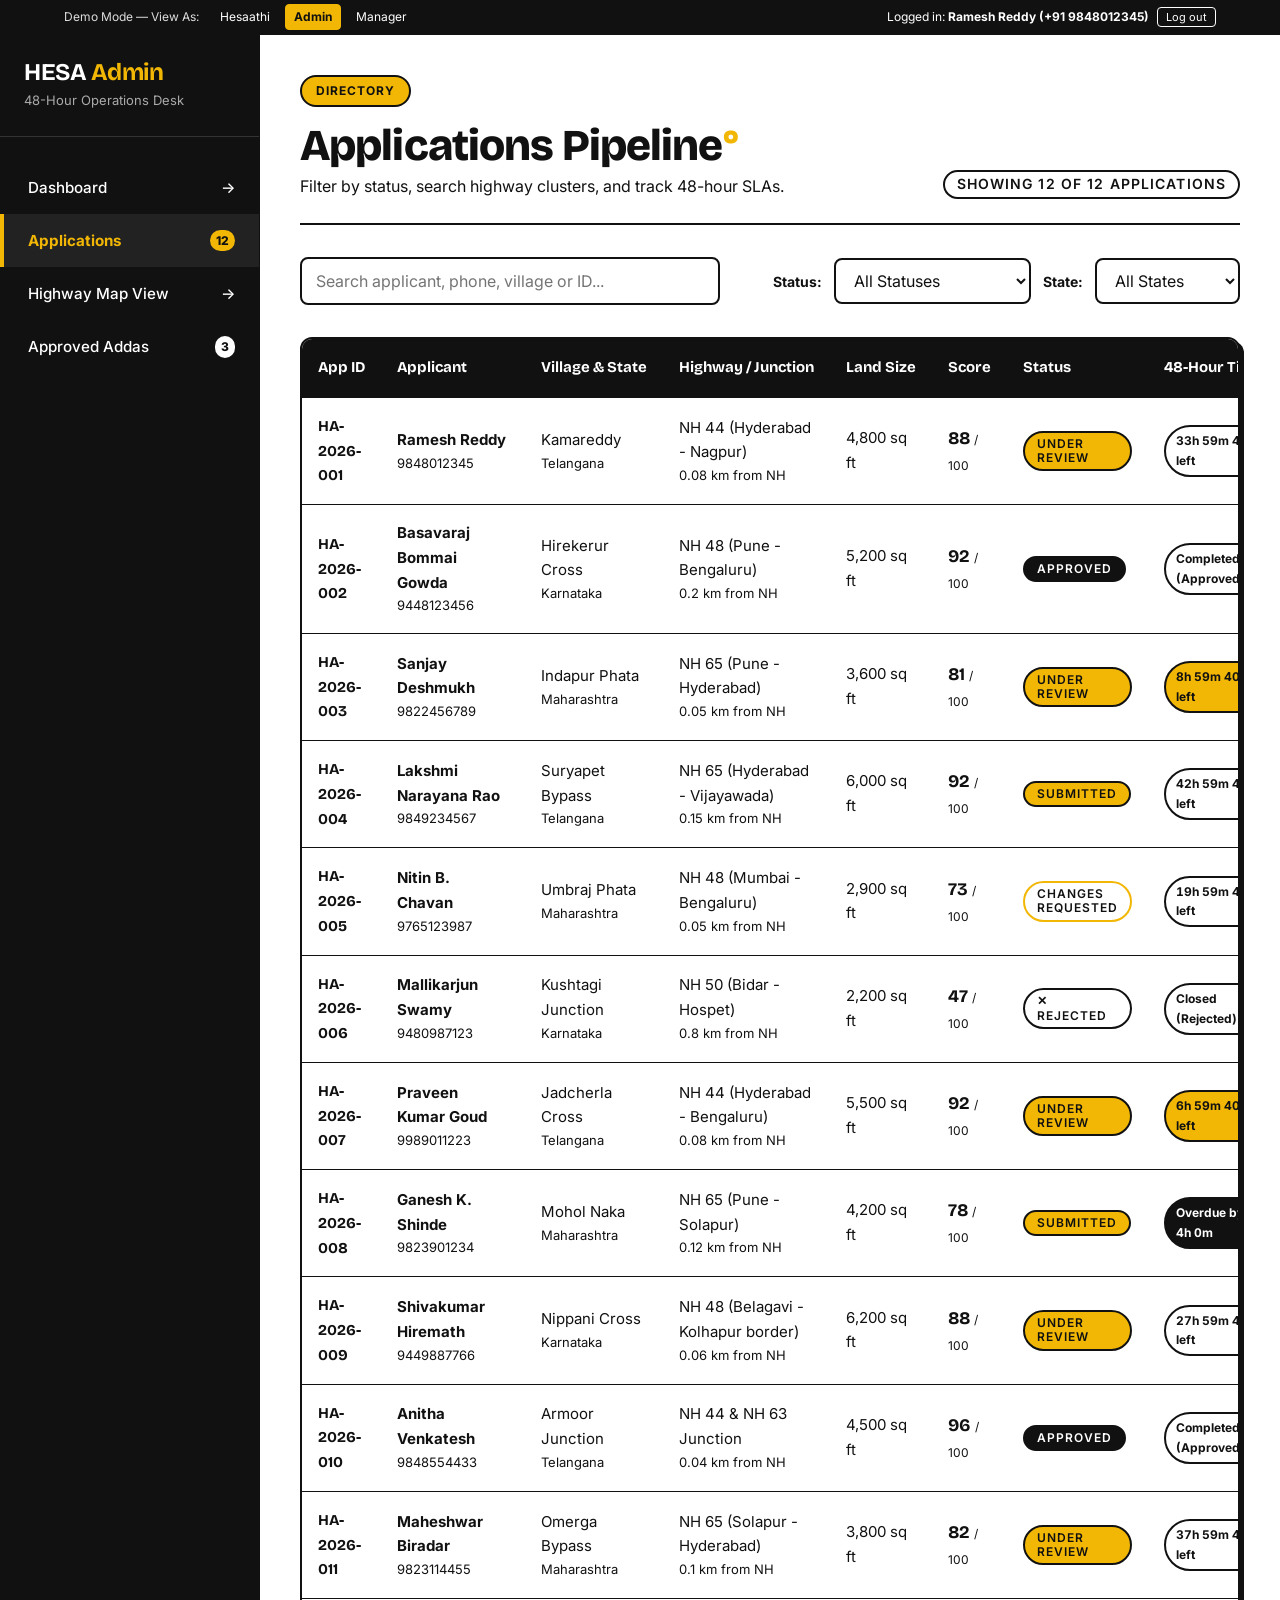
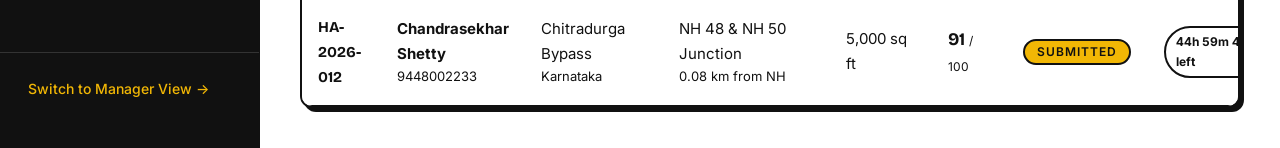
<file: admin/applications.html>
<!DOCTYPE html>
<html lang="en">
<head>
  <meta charset="UTF-8">
  <meta name="viewport" content="width=device-width, initial-scale=1.0">
  <title>Applications Directory &mdash; Hesa Admin</title>
  <link rel="preconnect" href="https://fonts.googleapis.com">
  <link rel="preconnect" href="https://fonts.gstatic.com" crossorigin>
  <link href="https://fonts.googleapis.com/css2?family=Bricolage+Grotesque:opsz,wght@12..96,600;700;800&family=Inter:wght@400;500;600;700&display=swap" rel="stylesheet">
  <link rel="stylesheet" href="../css/style.css">
  <style>
    .filter-bar {
      display: flex;
      justify-content: space-between;
      gap: 16px;
      flex-wrap: wrap;
      margin-bottom: var(--space-4);
      align-items: center;
    }
    .search-input-wrap {
      flex: 1;
      min-width: 260px;
      max-width: 420px;
    }
  </style>
</head>
<body>

  <!-- Top Role Bar -->
  <div id="role-bar-container"></div>

  <div class="admin-layout">
    <!-- Desktop Sidebar (260px wide) -->
    <aside class="admin-sidebar">
      <div class="admin-sidebar-header">
        <h2>HESA <span style="color: var(--yellow);">Admin</span></h2>
        <div style="font-size: 0.8125rem; color: #AAA; margin-top: 4px;">48-Hour Operations Desk</div>
      </div>

      <nav class="admin-nav">
        <a href="dashboard.html">
          <span>Dashboard</span>
          <span>&rarr;</span>
        </a>
        <a href="applications.html" class="active">
          <span>Applications</span>
          <span id="nav-badge-apps" style="font-size: 0.75rem; background: var(--yellow); color: var(--black); padding: 1px 6px; border-radius: var(--radius-pill); font-weight: 800;">12</span>
        </a>
        <a href="map.html">
          <span>Highway Map View</span>
          <span>&rarr;</span>
        </a>
        <a href="addas.html">
          <span>Approved Addas</span>
          <span id="nav-badge-addas" style="font-size: 0.75rem; background: var(--white); color: var(--black); padding: 1px 6px; border-radius: var(--radius-pill); font-weight: 800;">3</span>
        </a>
        <div style="margin-top: auto; padding: 24px; border-top: 1px solid #333;">
          <a href="../manager/visits.html" style="padding: 0; color: var(--yellow); font-size: 0.875rem;">Switch to Manager View &rarr;</a>
        </div>
      </nav>
    </aside>

    <!-- Main Content Area -->
    <main class="admin-content">
      <div style="display: flex; justify-content: space-between; align-items: flex-end; flex-wrap: wrap; gap: 16px; margin-bottom: var(--space-4); border-bottom: 2px solid var(--black); padding-bottom: var(--space-3);">
        <div>
          <span class="section-pill">Directory</span>
          <h1 style="font-size: clamp(2rem, 4vw, 2.75rem);">Applications Pipeline<span class="deg-sym">&deg;</span></h1>
          <p style="margin-top: 4px; font-size: 1rem;">Filter by status, search highway clusters, and track 48-hour SLAs.</p>
        </div>
        <div>
          <span id="result-count" class="badge" style="border: 2px solid var(--black); font-size: 0.875rem;">Showing 12 applications</span>
        </div>
      </div>

      <!-- Filter Toolbar -->
      <div class="filter-bar">
        <div class="search-input-wrap">
          <input type="text" id="searchInput" class="form-control" placeholder="Search applicant, phone, village or ID..." oninput="filterApplications()">
        </div>

        <div style="display: flex; gap: 12px; align-items: center; flex-wrap: wrap;">
          <label style="font-weight: 700; font-size: 0.875rem;" for="statusFilter">Status:</label>
          <select id="statusFilter" class="form-control" style="width: auto; min-height: 44px;" onchange="filterApplications()">
            <option value="ALL">All Statuses</option>
            <option value="Submitted">Submitted (New)</option>
            <option value="Under review">Under review</option>
            <option value="Changes requested">Changes requested</option>
            <option value="Approved">Approved</option>
            <option value="Rejected">Rejected</option>
          </select>

          <label style="font-weight: 700; font-size: 0.875rem;" for="stateFilter">State:</label>
          <select id="stateFilter" class="form-control" style="width: auto; min-height: 44px;" onchange="filterApplications()">
            <option value="ALL">All States</option>
            <option value="Telangana">Telangana</option>
            <option value="Karnataka">Karnataka</option>
            <option value="Maharashtra">Maharashtra</option>
          </select>
        </div>
      </div>

      <!-- Applications Table (Sticky Black Header, Yellow Hover, 16px padding) -->
      <div class="card" style="padding: 0; overflow: hidden; box-shadow: 4px 4px 0 var(--black);">
        <div class="table-responsive">
          <table class="table" style="margin-bottom: 0;">
            <thead>
              <tr>
                <th>App ID</th>
                <th>Applicant</th>
                <th>Village &amp; State</th>
                <th>Highway / Junction</th>
                <th>Land Size</th>
                <th>Score</th>
                <th>Status</th>
                <th>48-Hour Timer</th>
                <th>Action</th>
              </tr>
            </thead>
            <tbody id="applications-tbody">
              <!-- Populated via JS -->
            </tbody>
          </table>
        </div>
      </div>

    </main>
  </div>

  <script src="../js/data.js"></script>
  <script src="../js/app.js"></script>
  <script>
    renderRoleBar('admin', '../');

    let allApps = [];

    function loadApplications() {
      allApps = HesaStorage.getApplications();
      const addas = HesaStorage.getAddas();
      document.getElementById('nav-badge-apps').textContent = allApps.length;
      document.getElementById('nav-badge-addas').textContent = addas.length;
      filterApplications();
    }

    function filterApplications() {
      const q = document.getElementById('searchInput').value.trim().toLowerCase();
      const statusFilter = document.getElementById('statusFilter').value;
      const stateFilter = document.getElementById('stateFilter').value;

      const filtered = allApps.filter(app => {
        const matchQuery = !q ||
          app.id.toLowerCase().includes(q) ||
          app.applicantName.toLowerCase().includes(q) ||
          app.village.toLowerCase().includes(q) ||
          app.phone.includes(q) ||
          (app.highway && app.highway.toLowerCase().includes(q));

        const matchStatus = statusFilter === 'ALL' || app.status === statusFilter;
        const matchState = stateFilter === 'ALL' || app.state === stateFilter;

        return matchQuery && matchStatus && matchState;
      });

      document.getElementById('result-count').textContent = `Showing ${filtered.length} of ${allApps.length} applications`;

      const tbody = document.getElementById('applications-tbody');
      if (filtered.length === 0) {
        tbody.innerHTML = `<tr><td colspan="9" style="text-align: center; padding: 40px; font-weight: 700;">No applications matching current filters.</td></tr>`;
        return;
      }

      tbody.innerHTML = filtered.map(app => `
        <tr>
          <td><strong style="font-family: var(--font-display);">${app.id}</strong></td>
          <td>
            <strong>${app.applicantName}</strong>
            <div style="font-size: 0.8125rem;">${app.phone}</div>
          </td>
          <td>
            ${app.village}
            <div style="font-size: 0.8125rem;">${app.state}</div>
          </td>
          <td>
            ${app.highway || 'NH Junction'}
            <div style="font-size: 0.8125rem;">${app.distanceFromHighwayKm || 0.08} km from NH</div>
          </td>
          <td>${(app.landSizeSqFt || 4000).toLocaleString()} sq ft</td>
          <td>
            <strong style="font-size: 1.1rem; font-family: var(--font-display);">${app.siteScore || 75}</strong> <span style="font-size: 0.75rem;">/ 100</span>
          </td>
          <td>${renderStatusBadge(app.status)}</td>
          <td>${renderTimerBadge(app.submittedAt, app.status)}</td>
          <td>
            <a href="application.html?id=${app.id}" class="btn btn-secondary btn-sm" style="font-weight: 700;">
              View &rarr;
            </a>
          </td>
        </tr>
      `).join('');
    }

    window.addEventListener('DOMContentLoaded', () => {
      loadApplications();
    });
  </script>
</body>
</html>
</file>
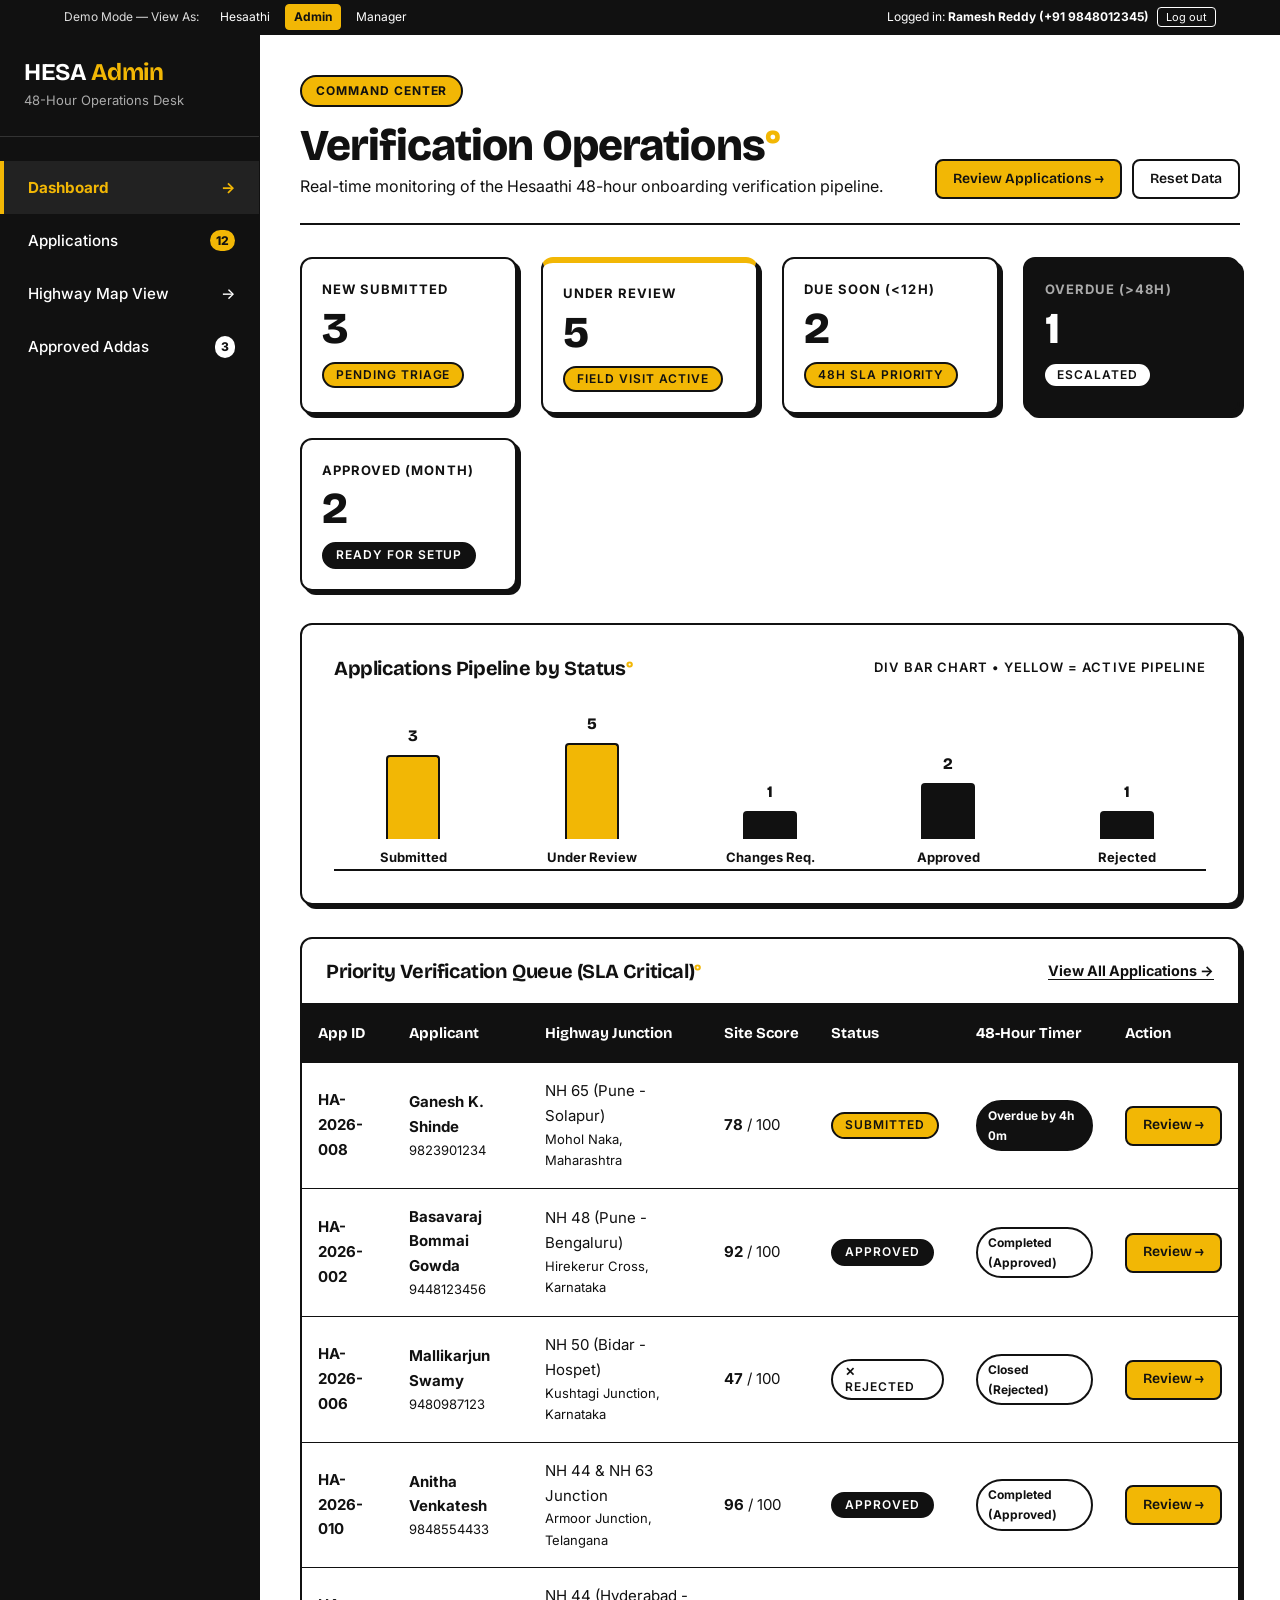
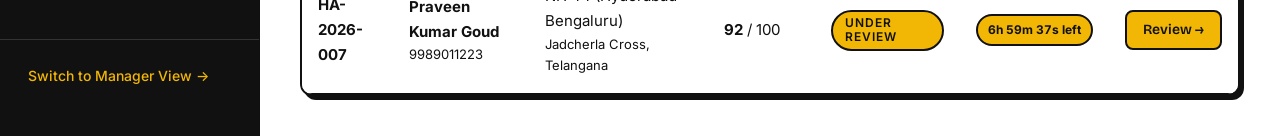
<file: admin/dashboard.html>
<!DOCTYPE html>
<html lang="en">
<head>
  <meta charset="UTF-8">
  <meta name="viewport" content="width=device-width, initial-scale=1.0">
  <title>Admin Dashboard &mdash; Hesa Adda</title>
  <link rel="preconnect" href="https://fonts.googleapis.com">
  <link rel="preconnect" href="https://fonts.gstatic.com" crossorigin>
  <link href="https://fonts.googleapis.com/css2?family=Bricolage+Grotesque:opsz,wght@12..96,600;700;800&family=Inter:wght@400;500;600;700&display=swap" rel="stylesheet">
  <link rel="stylesheet" href="../css/style.css">
  <style>
    .stats-grid {
      display: grid;
      grid-template-columns: repeat(auto-fit, minmax(180px, 1fr));
      gap: var(--space-3);
      margin-bottom: var(--space-4);
    }
    .stat-card {
      background-color: var(--white);
      border: 2px solid var(--black);
      border-radius: var(--radius-lg);
      padding: 20px;
      box-shadow: 4px 4px 0 var(--black);
      transition: transform 150ms ease;
    }
    .stat-card:hover {
      transform: translate(-2px, -2px);
    }
    .stat-card-title {
      font-size: 0.8125rem;
      font-weight: 700;
      text-transform: uppercase;
      letter-spacing: 0.08em;
      margin-bottom: 6px;
      font-family: var(--font-body);
    }
    .stat-card-value {
      font-family: var(--font-display);
      font-size: 2.75rem;
      font-weight: 800;
      line-height: 1;
      margin-bottom: 8px;
    }
    /* Simple CSS Div Bar Chart */
    .chart-container {
      border: 2px solid var(--black);
      border-radius: var(--radius-lg);
      padding: var(--space-4);
      background-color: var(--white);
      margin-bottom: var(--space-4);
      box-shadow: 4px 4px 0 var(--black);
    }
    .bar-chart {
      display: flex;
      align-items: flex-end;
      height: 180px;
      gap: 20px;
      padding-top: 20px;
      border-bottom: 2px solid var(--black);
    }
    .bar-col {
      flex: 1;
      display: flex;
      flex-direction: column;
      align-items: center;
      height: 100%;
      justify-content: flex-end;
    }
    .bar-val {
      font-family: var(--font-display);
      font-size: 1rem;
      font-weight: 800;
      margin-bottom: 6px;
    }
    .bar-rect {
      width: 100%;
      max-width: 54px;
      border-top-left-radius: var(--radius-sm);
      border-top-right-radius: var(--radius-sm);
      border: 2px solid var(--black);
      border-bottom: none;
    }
    .bar-rect-black { background-color: var(--black); }
    .bar-rect-yellow { background-color: var(--yellow); }
    .bar-label {
      font-size: 0.8125rem;
      font-weight: 700;
      margin-top: 8px;
      text-align: center;
      font-family: var(--font-body);
    }
  </style>
</head>
<body>

  <!-- Top Role Bar -->
  <div id="role-bar-container"></div>

  <div class="admin-layout">
    <!-- Desktop-first Black Sidebar (260px wide) -->
    <aside class="admin-sidebar">
      <div class="admin-sidebar-header">
        <h2>HESA <span style="color: var(--yellow);">Admin</span></h2>
        <div style="font-size: 0.8125rem; color: #AAA; margin-top: 4px;">48-Hour Operations Desk</div>
      </div>

      <nav class="admin-nav">
        <a href="dashboard.html" class="active">
          <span>Dashboard</span>
          <span>&rarr;</span>
        </a>
        <a href="applications.html">
          <span>Applications</span>
          <span id="nav-badge-apps" style="font-size: 0.75rem; background: var(--yellow); color: var(--black); padding: 1px 6px; border-radius: var(--radius-pill); font-weight: 800;">12</span>
        </a>
        <a href="map.html">
          <span>Highway Map View</span>
          <span>&rarr;</span>
        </a>
        <a href="addas.html">
          <span>Approved Addas</span>
          <span id="nav-badge-addas" style="font-size: 0.75rem; background: var(--white); color: var(--black); padding: 1px 6px; border-radius: var(--radius-pill); font-weight: 800;">3</span>
        </a>
        <div style="margin-top: auto; padding: 24px; border-top: 1px solid #333;">
          <a href="../manager/visits.html" style="padding: 0; color: var(--yellow); font-size: 0.875rem;">Switch to Manager View &rarr;</a>
        </div>
      </nav>
    </aside>

    <!-- Main Admin Content Area -->
    <main class="admin-content">
      <div style="display: flex; justify-content: space-between; align-items: flex-end; flex-wrap: wrap; gap: 16px; margin-bottom: var(--space-4); border-bottom: 2px solid var(--black); padding-bottom: var(--space-3);">
        <div>
          <span class="section-pill">Command Center</span>
          <h1 style="font-size: clamp(2rem, 4vw, 2.75rem);">Verification Operations<span class="deg-sym">&deg;</span></h1>
          <p style="margin-top: 4px; font-size: 1rem;">Real-time monitoring of the Hesaathi 48-hour onboarding verification pipeline.</p>
        </div>
        <div style="display: flex; gap: 10px;">
          <a href="applications.html" class="btn btn-primary btn-sm">Review Applications &rarr;</a>
          <button type="button" class="btn btn-secondary btn-sm" onclick="handleResetDemo()">Reset Data</button>
        </div>
      </div>

      <!-- 5 Metric Cards -->
      <div class="stats-grid">
        <div class="stat-card">
          <div class="stat-card-title">New Submitted</div>
          <div class="stat-card-value" id="stat-submitted">3</div>
          <span class="badge badge-submitted">Pending triage</span>
        </div>

        <div class="stat-card" style="border-top: 6px solid var(--yellow);">
          <div class="stat-card-title">Under Review</div>
          <div class="stat-card-value" id="stat-review">5</div>
          <span class="badge badge-under-review">Field visit active</span>
        </div>

        <div class="stat-card">
          <div class="stat-card-title">Due Soon (&lt;12h)</div>
          <div class="stat-card-value" id="stat-warning">2</div>
          <span class="badge badge-under-review">48h SLA Priority</span>
        </div>

        <div class="stat-card" style="background-color: var(--black); color: var(--white); border-color: var(--black);">
          <div class="stat-card-title" style="color: #AAA;">Overdue (&gt;48h)</div>
          <div class="stat-card-value" id="stat-overdue" style="color: var(--white);">1</div>
          <span class="badge" style="background-color: var(--white); color: var(--black);">Escalated</span>
        </div>

        <div class="stat-card">
          <div class="stat-card-title">Approved (Month)</div>
          <div class="stat-card-value" id="stat-approved">3</div>
          <span class="badge badge-approved">Ready for setup</span>
        </div>
      </div>

      <!-- Div Bar Chart -->
      <div class="chart-container">
        <div style="display: flex; justify-content: space-between; align-items: center; margin-bottom: 12px; flex-wrap: wrap;">
          <h3 style="font-size: 1.25rem;">Applications Pipeline by Status<span class="deg-sym">&deg;</span></h3>
          <span class="small-label">DIV BAR CHART &bull; YELLOW = ACTIVE PIPELINE</span>
        </div>

        <div class="bar-chart" id="bar-chart-container">
          <div class="bar-col">
            <span class="bar-val" id="chart-val-submitted">3</span>
            <div class="bar-rect bar-rect-yellow" id="chart-bar-submitted" style="height: 60px;"></div>
            <span class="bar-label">Submitted</span>
          </div>

          <div class="bar-col">
            <span class="bar-val" id="chart-val-review">5</span>
            <div class="bar-rect bar-rect-yellow" id="chart-bar-review" style="height: 100px;"></div>
            <span class="bar-label">Under Review</span>
          </div>

          <div class="bar-col">
            <span class="bar-val" id="chart-val-changes">1</span>
            <div class="bar-rect bar-rect-black" id="chart-bar-changes" style="height: 20px;"></div>
            <span class="bar-label">Changes Req.</span>
          </div>

          <div class="bar-col">
            <span class="bar-val" id="chart-val-approved">2</span>
            <div class="bar-rect bar-rect-black" id="chart-bar-approved" style="height: 40px;"></div>
            <span class="bar-label">Approved</span>
          </div>

          <div class="bar-col">
            <span class="bar-val" id="chart-val-rejected">1</span>
            <div class="bar-rect bar-rect-black" id="chart-bar-rejected" style="height: 20px;"></div>
            <span class="bar-label">Rejected</span>
          </div>
        </div>
      </div>

      <!-- Priority Action Queue Table -->
      <div class="card" style="box-shadow: 4px 4px 0 var(--black); padding: 0; overflow: hidden;">
        <div style="display: flex; justify-content: space-between; align-items: center; padding: 20px 24px; border-bottom: 2px solid var(--black);">
          <h3 style="font-size: 1.25rem;">Priority Verification Queue (SLA Critical)<span class="deg-sym">&deg;</span></h3>
          <a href="applications.html" style="font-weight: 700; font-size: 0.9rem;">View All Applications &rarr;</a>
        </div>

        <div class="table-responsive">
          <table class="table" style="margin-bottom: 0;">
            <thead>
              <tr>
                <th>App ID</th>
                <th>Applicant</th>
                <th>Highway Junction</th>
                <th>Site Score</th>
                <th>Status</th>
                <th>48-Hour Timer</th>
                <th>Action</th>
              </tr>
            </thead>
            <tbody id="priority-tbody">
              <!-- Populated via JS -->
            </tbody>
          </table>
        </div>
      </div>

    </main>
  </div>

  <script src="../js/data.js"></script>
  <script src="../js/app.js"></script>
  <script>
    renderRoleBar('admin', '../');

    function refreshDashboard() {
      const apps = HesaStorage.getApplications();
      const addas = HesaStorage.getAddas();

      document.getElementById('nav-badge-apps').textContent = apps.length;
      document.getElementById('nav-badge-addas').textContent = addas.length;

      let countSubmitted = 0;
      let countReview = 0;
      let countChanges = 0;
      let countApproved = 0;
      let countRejected = 0;
      let countWarning = 0;
      let countOverdue = 0;

      apps.forEach(app => {
        if (app.status === 'Submitted') countSubmitted++;
        else if (app.status === 'Under review') countReview++;
        else if (app.status === 'Changes requested') countChanges++;
        else if (app.status === 'Approved') countApproved++;
        else if (app.status === 'Rejected') countRejected++;

        if (app.status !== 'Approved' && app.status !== 'Rejected') {
          const t = calculateTimer(app.submittedAt, app.status);
          if (t.isOverdue) countOverdue++;
          else if (t.isWarning) countWarning++;
        }
      });

      document.getElementById('stat-submitted').textContent = countSubmitted;
      document.getElementById('stat-review').textContent = countReview;
      document.getElementById('stat-warning').textContent = countWarning;
      document.getElementById('stat-overdue').textContent = countOverdue;
      document.getElementById('stat-approved').textContent = countApproved;

      // Update Chart
      const maxCount = Math.max(countSubmitted, countReview, countChanges, countApproved, countRejected, 1);
      const maxHeightPx = 140;

      const setBar = (valId, barId, count) => {
        document.getElementById(valId).textContent = count;
        const h = Math.max(12, Math.round((count / maxCount) * maxHeightPx));
        document.getElementById(barId).style.height = `${h}px`;
      };

      setBar('chart-val-submitted', 'chart-bar-submitted', countSubmitted);
      setBar('chart-val-review', 'chart-bar-review', countReview);
      setBar('chart-val-changes', 'chart-bar-changes', countChanges);
      setBar('chart-val-approved', 'chart-bar-approved', countApproved);
      setBar('chart-val-rejected', 'chart-bar-rejected', countRejected);

      // Populate priority queue
      const sorted = [...apps].sort((a, b) => {
        const tA = calculateTimer(a.submittedAt, a.status);
        const tB = calculateTimer(b.submittedAt, b.status);
        return tA.rawMs - tB.rawMs;
      }).slice(0, 5);

      const tbody = document.getElementById('priority-tbody');
      tbody.innerHTML = sorted.map(app => `
        <tr>
          <td><strong>${app.id}</strong></td>
          <td>
            <strong>${app.applicantName}</strong>
            <div style="font-size: 0.8125rem;">${app.phone}</div>
          </td>
          <td>
            ${app.highway || 'Highway'}
            <div style="font-size: 0.8125rem;">${app.village}, ${app.state}</div>
          </td>
          <td><strong>${app.siteScore || 75}</strong> / 100</td>
          <td>${renderStatusBadge(app.status)}</td>
          <td>${renderTimerBadge(app.submittedAt, app.status)}</td>
          <td>
            <a href="application.html?id=${app.id}" class="btn btn-primary btn-sm">Review &rarr;</a>
          </td>
        </tr>
      `).join('');
    }

    window.addEventListener('DOMContentLoaded', () => {
      refreshDashboard();
    });
  </script>
</body>
</html>
</file>
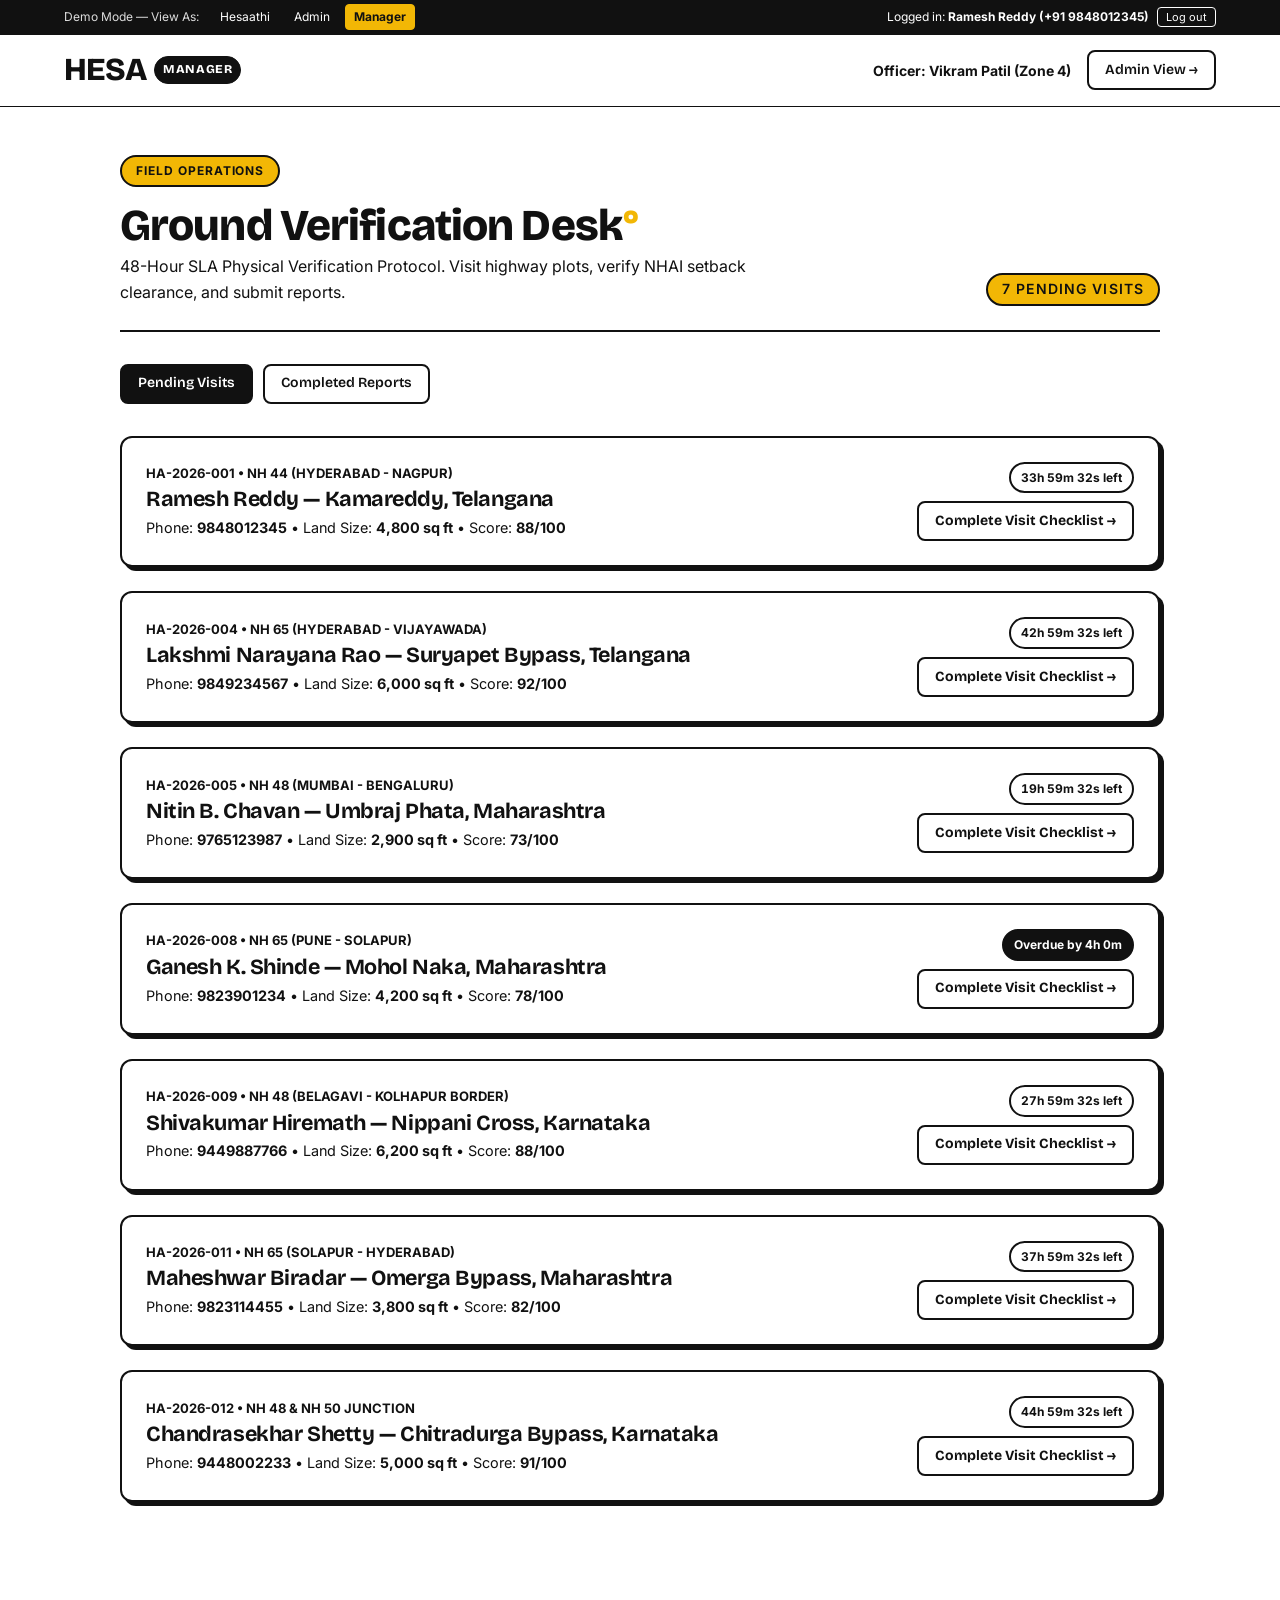
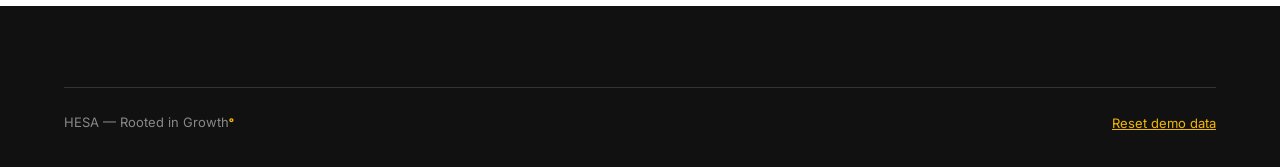
<file: manager/visits.html>
<!DOCTYPE html>
<html lang="en">
<head>
  <meta charset="UTF-8">
  <meta name="viewport" content="width=device-width, initial-scale=1.0">
  <title>Manager Ground Visits &mdash; Hesa Adda</title>
  <link rel="preconnect" href="https://fonts.googleapis.com">
  <link rel="preconnect" href="https://fonts.gstatic.com" crossorigin>
  <link href="https://fonts.googleapis.com/css2?family=Bricolage+Grotesque:opsz,wght@12..96,600;700;800&family=Inter:wght@400;500;600;700&display=swap" rel="stylesheet">
  <link rel="stylesheet" href="../css/style.css">
  <style>
    .manager-wrapper {
      padding: var(--space-6) var(--space-3) var(--space-10);
      flex: 1;
    }
    .manager-container {
      max-width: 1040px;
      margin: 0 auto;
    }
    .visit-card-row {
      border: 2px solid var(--black);
      border-radius: var(--radius-lg);
      padding: var(--space-3);
      background-color: var(--white);
      margin-bottom: var(--space-3);
      display: flex;
      justify-content: space-between;
      align-items: center;
      flex-wrap: wrap;
      gap: 16px;
      cursor: pointer;
      box-shadow: 4px 4px 0 var(--black);
      transition: transform 150ms ease;
    }
    .visit-card-row:hover {
      transform: translate(-2px, -2px);
    }
    .checklist-grid {
      display: grid;
      grid-template-columns: 1fr;
      gap: 12px;
      margin: 16px 0;
    }
    @media (min-width: 600px) {
      .checklist-grid {
        grid-template-columns: 1fr 1fr;
      }
    }
    .checklist-item {
      border: 2px solid var(--black);
      border-radius: var(--radius-md);
      padding: 12px;
      background-color: var(--white);
    }
  </style>
</head>
<body>

  <!-- Top Role Bar -->
  <div id="role-bar-container"></div>

  <!-- Header -->
  <header class="header">
    <div class="header-inner">
      <a href="../index.html" class="logo-area">
        <span class="brand-wordmark">HESA</span>
        <span class="brand-badge" style="background-color: var(--black); color: var(--white);">Manager</span>
      </a>

      <div class="header-actions">
        <span style="font-size: 0.875rem; font-weight: 700;">Officer: Vikram Patil (Zone 4)</span>
        <a href="../admin/dashboard.html" class="btn btn-secondary btn-sm">Admin View &rarr;</a>
      </div>
    </div>
  </header>

  <main class="manager-wrapper">
    <div class="manager-container">

      <div style="display: flex; justify-content: space-between; align-items: flex-end; flex-wrap: wrap; gap: 16px; margin-bottom: var(--space-4); border-bottom: 2px solid var(--black); padding-bottom: var(--space-3);">
        <div>
          <span class="section-pill">Field Operations</span>
          <h1 style="font-size: clamp(2rem, 4vw, 2.75rem);">Ground Verification Desk<span class="deg-sym">&deg;</span></h1>
          <p style="margin-top: 4px; font-size: 1rem;">
            48-Hour SLA Physical Verification Protocol. Visit highway plots, verify NHAI setback clearance, and submit reports.
          </p>
        </div>
        <div>
          <span class="badge badge-under-review" style="font-size: 0.875rem; padding: 6px 14px;" id="pending-visit-badge">
            4 Pending Visits
          </span>
        </div>
      </div>

      <!-- Visits Tab Header -->
      <div style="display: flex; gap: 10px; margin-bottom: var(--space-4);">
        <button type="button" id="tab-pending" class="btn btn-black btn-sm" onclick="filterVisits('pending')">Pending Visits</button>
        <button type="button" id="tab-completed" class="btn btn-secondary btn-sm" onclick="filterVisits('completed')">Completed Reports</button>
      </div>

      <!-- Visits List -->
      <div id="visits-list">
        <!-- Populated via JS -->
      </div>

    </div>
  </main>

  <!-- Modal for Ground Visit Checklist Form -->
  <div id="modal-visit" class="modal-overlay">
    <div class="modal-dialog" style="max-width: 680px; max-height: 90vh; overflow-y: auto;">
      <div class="modal-header">
        <div>
          <h3 id="modal-app-title">Site Verification Checklist<span class="deg-sym">&deg;</span></h3>
          <div id="modal-app-sub" style="font-size: 0.875rem; font-weight: 700;">HA-2026-001 &bull; Kamareddy</div>
        </div>
        <button class="modal-close" onclick="closeVisitModal()">&times;</button>
      </div>

      <form id="visit-checklist-form" onsubmit="submitVisitReport(event)">
        <p style="font-size: 0.95rem; margin-bottom: 14px;">
          Inspect the parcel against NHAI road frontage regulations and operational standards:
        </p>

        <!-- 6 Mandatory Checkpoints -->
        <div class="checklist-grid">
          <div class="checklist-item">
            <label class="form-check" style="margin-bottom: 0;">
              <input type="checkbox" id="chk-setback" required>
              <span><strong>1. NH Setback Compliant</strong><br><small>Meets mandatory highway boundary clearance</small></span>
            </label>
          </div>

          <div class="checklist-item">
            <label class="form-check" style="margin-bottom: 0;">
              <input type="checkbox" id="chk-road" required>
              <span><strong>2. All-Weather Road Access</strong><br><small>Wide, paved approach for vehicles</small></span>
            </label>
          </div>

          <div class="checklist-item">
            <label class="form-check" style="margin-bottom: 0;">
              <input type="checkbox" id="chk-elec" required>
              <span><strong>3. Electricity Proximity</strong><br><small>Commercial/3-phase power line &lt;100m</small></span>
            </label>
          </div>

          <div class="checklist-item">
            <label class="form-check" style="margin-bottom: 0;">
              <input type="checkbox" id="chk-water" required>
              <span><strong>4. Water Supply Feasible</strong><br><small>Borewell or municipal tap feasibility</small></span>
            </label>
          </div>

          <div class="checklist-item">
            <label class="form-check" style="margin-bottom: 0;">
              <input type="checkbox" id="chk-parking" required>
              <span><strong>5. Truck Parking Feasible</strong><br><small>Adequate turning radius for heavy trucks</small></span>
            </label>
          </div>

          <div class="checklist-item">
            <label class="form-check" style="margin-bottom: 0;">
              <input type="checkbox" id="chk-papers" required>
              <span><strong>6. Papers Match Land</strong><br><small>Ground boundaries match survey title deed</small></span>
            </label>
          </div>
        </div>

        <!-- Geo-tagged Photo Upload -->
        <div class="form-group" style="margin-top: 16px;">
          <label class="form-label">Upload On-Site Geotagged Photo <span class="req">*</span></label>
          <div class="upload-dropzone" onclick="document.getElementById('manager-photo').click()">
            <p style="font-weight: 700;">Take or Upload Inspection Photo</p>
            <span style="font-size: 0.8125rem;">Captures site orientation &amp; road frontage</span>
            <input type="file" id="manager-photo" accept="image/*" style="display: none;" onchange="handleManagerPhoto(this)">
          </div>
          <div id="manager-photo-preview" class="upload-preview" style="display: none; margin-top: 8px;">
            <span id="manager-photo-name" style="font-weight: 700;">inspection_site_pic.jpg</span>
          </div>
        </div>

        <!-- Notes -->
        <div class="form-group">
          <label class="form-label" for="visit-notes">Manager Field Observations &amp; Notes <span class="req">*</span></label>
          <textarea id="visit-notes" class="form-control" rows="3" placeholder="Describe intersection visibility, truck turning space, and your final recommendation..." required></textarea>
        </div>

        <div style="display: flex; justify-content: flex-end; gap: 12px; margin-top: 24px; border-top: 2px solid var(--black); padding-top: 16px;">
          <button type="button" class="btn btn-secondary" onclick="closeVisitModal()">Cancel</button>
          <button type="submit" class="btn btn-primary">
            Submit Visit Report &check;
          </button>
        </div>
      </form>
    </div>
  </div>

  <!-- Footer -->
  <footer class="footer">
    <div class="container">
      <div class="footer-bottom">
        <div>HESA &mdash; Rooted in Growth<span class="deg-sym">&deg;</span></div>
        <div>
          <button type="button" class="footer-reset-btn" onclick="handleResetDemo()">Reset demo data</button>
        </div>
      </div>
    </div>
  </footer>

  <script src="../js/data.js"></script>
  <script src="../js/app.js"></script>
  <script>
    renderRoleBar('manager', '../');

    let activeFilter = 'pending';
    let selectedAppId = null;

    function renderVisits() {
      const apps = HesaStorage.getApplications();
      const listContainer = document.getElementById('visits-list');

      let pendingCount = 0;
      apps.forEach(a => {
        if (!a.managerVisit || !a.managerVisit.visited) pendingCount++;
      });
      document.getElementById('pending-visit-badge').textContent = `${pendingCount} Pending Visits`;

      const filtered = apps.filter(a => {
        const isVisited = a.managerVisit && a.managerVisit.visited;
        return activeFilter === 'pending' ? !isVisited : isVisited;
      });

      if (filtered.length === 0) {
        listContainer.innerHTML = `
          <div class="card" style="text-align: center; padding: 48px;">
            <h3>No ${activeFilter === 'pending' ? 'pending' : 'completed'} visits found.</h3>
          </div>
        `;
        return;
      }

      listContainer.innerHTML = filtered.map(app => {
        const v = app.managerVisit || {};
        const isVisited = v.visited;

        return `
          <div class="visit-card-row" onclick="openVisitModal('${app.id}')">
            <div>
              <div style="font-size: 0.8125rem; font-weight: 700; text-transform: uppercase;">${app.id} &bull; ${app.highway || 'Highway'}</div>
              <h3 style="margin: 4px 0; font-size: 1.35rem;">${app.applicantName} &mdash; ${app.village}, ${app.state}</h3>
              <p style="font-size: 0.9rem; margin-bottom: 0;">
                Phone: <strong>${app.phone}</strong> &bull; Land Size: <strong>${(app.landSizeSqFt || 4000).toLocaleString()} sq ft</strong> &bull; Score: <strong>${app.siteScore || 75}/100</strong>
              </p>
            </div>

            <div style="text-align: right; display: flex; flex-direction: column; align-items: flex-end; gap: 8px;">
              <div>
                ${isVisited ? '<span class="badge badge-approved">&#x2713; VISITED</span>' : renderTimerBadge(app.submittedAt, app.status)}
              </div>
              <button type="button" class="btn btn-secondary btn-sm" style="font-weight: 700;">
                ${isVisited ? 'View Report' : 'Complete Visit Checklist &rarr;'}
              </button>
            </div>
          </div>
        `;
      }).join('');
    }

    function filterVisits(type) {
      activeFilter = type;
      if (type === 'pending') {
        document.getElementById('tab-pending').className = 'btn btn-black btn-sm';
        document.getElementById('tab-completed').className = 'btn btn-secondary btn-sm';
      } else {
        document.getElementById('tab-completed').className = 'btn btn-black btn-sm';
        document.getElementById('tab-pending').className = 'btn btn-secondary btn-sm';
      }
      renderVisits();
    }

    function openVisitModal(appId) {
      selectedAppId = appId;
      const app = HesaStorage.getApplicationById(appId);
      if (!app) return;

      document.getElementById('modal-app-title').innerHTML = `${app.applicantName} &mdash; Ground Visit Checklist<span class="deg-sym">&deg;</span>`;
      document.getElementById('modal-app-sub').textContent = `${app.id} \u2022 ${app.village}, ${app.state} (${app.highway})`;

      const v = app.managerVisit || {};
      const cl = v.checklist || {};

      document.getElementById('chk-setback').checked = cl.setbackOk || false;
      document.getElementById('chk-road').checked = cl.roadAccess || false;
      document.getElementById('chk-elec').checked = cl.electricity || false;
      document.getElementById('chk-water').checked = cl.water || false;
      document.getElementById('chk-parking').checked = cl.truckParking || false;
      document.getElementById('chk-papers').checked = cl.papersMatch || false;
      document.getElementById('visit-notes').value = v.notes || '';

      document.getElementById('modal-visit').classList.add('open');
    }

    function closeVisitModal() {
      document.getElementById('modal-visit').classList.remove('open');
      selectedAppId = null;
    }

    function handleManagerPhoto(input) {
      if (input.files && input.files[0]) {
        document.getElementById('manager-photo-preview').style.display = 'flex';
        document.getElementById('manager-photo-name').textContent = input.files[0].name;
      }
    }

    function submitVisitReport(e) {
      e.preventDefault();
      if (!selectedAppId) return;

      const app = HesaStorage.getApplicationById(selectedAppId);
      if (!app) return;

      const checklist = {
        setbackOk: document.getElementById('chk-setback').checked,
        roadAccess: document.getElementById('chk-road').checked,
        electricity: document.getElementById('chk-elec').checked,
        water: document.getElementById('chk-water').checked,
        truckParking: document.getElementById('chk-parking').checked,
        papersMatch: document.getElementById('chk-papers').checked
      };

      const notes = document.getElementById('visit-notes').value.trim();

      app.managerVisit = {
        scheduled: true,
        managerName: "Vikram Patil",
        visitDate: new Date().toISOString().split('T')[0],
        visited: true,
        checklist: checklist,
        notes: notes,
        photo: "geotagged_inspection.jpg"
      };

      if (app.status === 'Submitted') {
        app.status = 'Under review';
      }

      HesaStorage.saveApplication(app);
      closeVisitModal();
      renderVisits();
      alert("Ground verification report submitted successfully! Application marked 'Visited'.");
    }

    window.addEventListener('DOMContentLoaded', () => {
      renderVisits();
    });
  </script>
</body>
</html>
</file>
<file: css/style.css>
/* ==========================================================================
   HESA ADDA - HIGH-FIDELITY SHARED STYLESHEET
   Strict 3-Color Neo-Brutalist Palette:
   --yellow: #F2B705;
   --black:  #111111;
   --white:  #FFFFFF;
   Fonts: "Bricolage Grotesque" (Headings/Buttons/Pills) & "Inter" (Body/Forms)
   ========================================================================== */

@import url('https://fonts.googleapis.com/css2?family=Bricolage+Grotesque:opsz,wght@12..96,600;700;800&family=Inter:wght@400;500;600;700&display=swap');

:root {
  --yellow: #F2B705;
  --black: #111111;
  --white: #FFFFFF;

  --font-display: 'Bricolage Grotesque', -apple-system, BlinkMacSystemFont, "Segoe UI", Roboto, sans-serif;
  --font-body: 'Inter', -apple-system, BlinkMacSystemFont, "Segoe UI", Roboto, sans-serif;

  /* 8px Spacing scale */
  --space-1: 8px;
  --space-2: 16px;
  --space-3: 24px;
  --space-4: 32px;
  --space-5: 40px;
  --space-6: 48px;
  --space-8: 64px;
  --space-10: 80px;
  --space-12: 96px;

  /* Component radii */
  --radius-sm: 4px;
  --radius-md: 8px;
  --radius-lg: 12px;
  --radius-pill: 9999px;
}

*, *::before, *::after {
  box-sizing: border-box;
  margin: 0;
  padding: 0;
}

html {
  font-size: 16px;
  scroll-behavior: smooth;
  background-color: var(--white);
  color: var(--black);
  font-family: var(--font-body);
}

body {
  min-height: 100vh;
  display: flex;
  flex-direction: column;
  background-color: var(--white);
  color: var(--black);
  line-height: 1.65;
  font-size: 1.0625rem;
  -webkit-font-smoothing: antialiased;
}

/* --------------------------------------------------------------------------
   TYPOGRAPHY
   -------------------------------------------------------------------------- */
h1, h2, h3, h4, h5, h6 {
  font-family: var(--font-display);
  font-weight: 800;
  color: inherit;
  line-height: 1.1;
  letter-spacing: -0.02em;
}

h1 {
  font-size: clamp(2.75rem, 6vw, 5rem);
  font-weight: 800;
  line-height: 1.05;
  letter-spacing: -0.02em;
}

h2 {
  font-size: clamp(2rem, 4vw, 3rem);
  font-weight: 700;
  line-height: 1.15;
}

h3 {
  font-size: 1.25rem;
  font-weight: 700;
}

h4 {
  font-size: 1.125rem;
  font-weight: 700;
}

p {
  font-family: var(--font-body);
  font-weight: 400;
  line-height: 1.65;
  margin-bottom: var(--space-2);
  max-width: 65ch;
}

p:last-child {
  margin-bottom: 0;
}

.deg-sym {
  color: var(--yellow);
  font-family: var(--font-display);
  font-weight: 800;
}

.small-label {
  font-size: 0.8125rem;
  font-weight: 600;
  text-transform: uppercase;
  letter-spacing: 0.08em;
  font-family: var(--font-body);
}

a {
  color: inherit;
  text-decoration: underline;
  text-underline-offset: 3px;
}

a:hover {
  text-decoration-thickness: 2px;
}

/* --------------------------------------------------------------------------
   TOP "VIEW AS" ROLE & SESSION BAR (32px high, 12px text, clean)
   -------------------------------------------------------------------------- */
.role-bar {
  background-color: var(--black);
  color: var(--white);
  font-size: 12px;
  font-family: var(--font-body);
  font-weight: 400;
  border-bottom: 1px solid var(--black);
  z-index: 1000;
  min-height: 32px;
  display: flex;
  align-items: center;
}

.role-bar-inner {
  max-width: 1200px;
  margin: 0 auto;
  padding: 4px 24px;
  width: 100%;
  display: flex;
  justify-content: space-between;
  align-items: center;
  flex-wrap: wrap;
  gap: 8px;
}

.role-left {
  display: flex;
  align-items: center;
  gap: 12px;
}

.role-title {
  color: #DDD;
}

.role-links {
  display: flex;
  gap: 6px;
}

.role-links a {
  color: var(--white);
  text-decoration: none;
  padding: 2px 8px;
  border: 1px solid transparent;
  border-radius: var(--radius-sm);
  font-size: 12px;
}

.role-links a:hover {
  border-color: var(--white);
}

.role-links a.active {
  background-color: var(--yellow);
  color: var(--black);
  font-weight: 700;
  border-color: var(--yellow);
}

.role-right {
  display: flex;
  align-items: center;
  gap: 12px;
}

.session-info {
  display: flex;
  align-items: center;
  gap: 8px;
  font-size: 12px;
}

.btn-logout-link {
  background: none;
  border: 1px solid var(--white);
  color: var(--white);
  padding: 2px 8px;
  border-radius: var(--radius-sm);
  cursor: pointer;
  font-size: 11px;
  font-family: inherit;
}

.btn-logout-link:hover {
  background-color: var(--white);
  color: var(--black);
}

.session-login-link {
  color: var(--yellow);
  text-decoration: none;
  font-weight: 600;
}

.session-login-link:hover {
  text-decoration: underline;
}

/* --------------------------------------------------------------------------
   HEADER (Sticky, White, 72px high, 1px black border)
   -------------------------------------------------------------------------- */
.header {
  position: sticky;
  top: 0;
  background-color: var(--white);
  border-bottom: 1px solid var(--black);
  z-index: 999;
  height: 72px;
  display: flex;
  align-items: center;
}

.header-inner {
  max-width: 1200px;
  margin: 0 auto;
  padding: 0 24px;
  width: 100%;
  display: flex;
  align-items: center;
  justify-content: space-between;
  gap: var(--space-2);
}

.logo-area {
  display: flex;
  align-items: center;
  gap: var(--space-1);
  text-decoration: none;
}

.brand-wordmark {
  font-family: var(--font-display);
  font-size: 2rem;
  font-weight: 800;
  letter-spacing: -0.03em;
  color: var(--black);
  line-height: 1;
}

.brand-badge {
  font-family: var(--font-display);
  font-size: 0.75rem;
  font-weight: 800;
  background-color: var(--yellow);
  color: var(--black);
  padding: 3px 8px;
  border: 1.5px solid var(--black);
  border-radius: var(--radius-pill);
  text-transform: uppercase;
  letter-spacing: 0.05em;
}

.nav-links {
  display: none;
  align-items: center;
  gap: var(--space-4);
}

.nav-links a {
  font-family: var(--font-body);
  text-decoration: none;
  font-weight: 500;
  font-size: 0.95rem;
  padding: 8px 0;
  position: relative;
}

.nav-links a::after {
  content: '';
  position: absolute;
  bottom: 0;
  left: 0;
  width: 0%;
  height: 2px;
  background-color: var(--yellow);
  transition: width 150ms ease;
}

.nav-links a:hover::after,
.nav-links a.active::after {
  width: 100%;
}

.header-actions {
  display: flex;
  align-items: center;
  gap: var(--space-2);
}

.header-status-link {
  font-weight: 600;
  font-size: 0.9rem;
  text-decoration: none;
  padding: 8px 12px;
  display: none;
}

.header-status-link:hover {
  text-decoration: underline;
}

/* Mobile Hamburger Toggle */
.hamburger-btn {
  display: flex;
  flex-direction: column;
  justify-content: center;
  gap: 5px;
  width: 44px;
  height: 44px;
  background: none;
  border: 2px solid var(--black);
  border-radius: var(--radius-md);
  padding: 10px;
  cursor: pointer;
}

.hamburger-btn span {
  display: block;
  width: 100%;
  height: 2px;
  background-color: var(--black);
}

.mobile-nav-drawer {
  display: none;
  position: fixed;
  top: 104px; /* rolebar + header */
  left: 0;
  right: 0;
  background-color: var(--white);
  border-bottom: 2px solid var(--black);
  padding: 24px;
  flex-direction: column;
  gap: 16px;
  z-index: 998;
}

.mobile-nav-drawer.open {
  display: flex;
}

.mobile-nav-drawer a {
  text-decoration: none;
  font-size: 1.1rem;
  font-weight: 700;
  font-family: var(--font-display);
}

@media (min-width: 860px) {
  .nav-links { display: flex; }
  .header-status-link { display: inline-block; }
  .hamburger-btn { display: none; }
  .mobile-nav-drawer { display: none !important; }
}

/* --------------------------------------------------------------------------
   BUTTONS (48px height, 8px radius, 2px border, Neo-brutalist hard shadow)
   -------------------------------------------------------------------------- */
.btn {
  display: inline-flex;
  align-items: center;
  justify-content: center;
  gap: 8px;
  min-height: 48px;
  padding: 12px 24px;
  font-family: var(--font-display);
  font-size: 1rem;
  font-weight: 600;
  border-radius: var(--radius-md);
  cursor: pointer;
  text-decoration: none;
  border: 2px solid var(--black);
  background-color: var(--white);
  color: var(--black);
  line-height: 1.2;
  white-space: nowrap;
  transition: transform 150ms ease, box-shadow 150ms ease, background-color 150ms ease;
}

.btn:hover {
  transform: translate(-2px, -2px);
  box-shadow: 4px 4px 0 var(--black);
}

.btn:active {
  transform: translate(0, 0);
  box-shadow: none;
}

.btn:focus-visible {
  outline: 3px solid var(--black);
  outline-offset: 2px;
}

.btn-primary {
  background-color: var(--yellow);
  color: var(--black);
  border-color: var(--black);
}

.btn-primary:hover {
  background-color: var(--yellow);
  color: var(--black);
}

.btn-secondary {
  background-color: var(--white);
  color: var(--black);
  border-color: var(--black);
}

.btn-black {
  background-color: var(--black);
  color: var(--white);
  border-color: var(--black);
}

.btn-black:hover {
  background-color: var(--black);
  color: var(--yellow);
  box-shadow: 4px 4px 0 var(--yellow);
}

.btn-sm {
  min-height: 40px;
  padding: 8px 16px;
  font-size: 0.875rem;
}

.btn-block {
  width: 100%;
}

/* --------------------------------------------------------------------------
   CARDS (2px black border, 12px radius, 24px padding, hard offset shadow hover)
   -------------------------------------------------------------------------- */
.card {
  background-color: var(--white);
  border: 2px solid var(--black);
  border-radius: var(--radius-lg);
  padding: var(--space-3);
  transition: transform 150ms ease, box-shadow 150ms ease;
}

.card:hover {
  transform: translate(-2px, -2px);
  box-shadow: 4px 4px 0 var(--black);
}

/* Cards inside black sections */
.section-black .card {
  background-color: var(--black);
  border: 2px solid var(--yellow);
  color: var(--white);
}

.section-black .card:hover {
  box-shadow: 4px 4px 0 var(--yellow);
}

/* --------------------------------------------------------------------------
   BADGES & PILLS (Fully rounded, 12px uppercase text, 600 weight)
   -------------------------------------------------------------------------- */
.badge {
  display: inline-flex;
  align-items: center;
  gap: 4px;
  padding: 4px 12px;
  font-size: 12px;
  font-weight: 600;
  border-radius: var(--radius-pill);
  text-transform: uppercase;
  letter-spacing: 0.08em;
  line-height: 1.2;
  font-family: var(--font-body);
}

.badge-approved {
  background-color: var(--black);
  color: var(--white);
  border: 2px solid var(--black);
}

.badge-rejected {
  background-color: var(--white);
  color: var(--black);
  border: 2px solid var(--black);
}

.badge-submitted,
.badge-under-review,
.badge-review {
  background-color: var(--yellow);
  color: var(--black);
  border: 2px solid var(--black);
}

.badge-changes {
  background-color: var(--white);
  color: var(--black);
  border: 2px solid var(--yellow);
}

/* Section Label Pill */
.section-pill {
  display: inline-block;
  background-color: var(--yellow);
  color: var(--black);
  font-family: var(--font-body);
  font-size: 12px;
  font-weight: 700;
  text-transform: uppercase;
  letter-spacing: 0.08em;
  padding: 4px 14px;
  border: 2px solid var(--black);
  border-radius: var(--radius-pill);
  margin-bottom: var(--space-2);
}

/* --------------------------------------------------------------------------
   48-HOUR TIMER
   -------------------------------------------------------------------------- */
.timer {
  display: inline-flex;
  align-items: center;
  gap: 6px;
  padding: 4px 10px;
  font-size: 12px;
  font-weight: 700;
  border-radius: var(--radius-pill);
  border: 2px solid var(--black);
  font-variant-numeric: tabular-nums;
  font-family: var(--font-body);
}

.timer-normal {
  background-color: var(--white);
  color: var(--black);
}

.timer-warning {
  background-color: var(--yellow);
  color: var(--black);
}

.timer-overdue {
  background-color: var(--black);
  color: var(--white);
}

/* --------------------------------------------------------------------------
   FORM ELEMENTS (48px high, 2px border, 8px radius, yellow focus ring)
   -------------------------------------------------------------------------- */
.form-group {
  margin-bottom: var(--space-3);
}

.form-label {
  display: block;
  font-family: var(--font-body);
  font-weight: 600;
  font-size: 0.9375rem;
  margin-bottom: var(--space-1);
}

.form-label .req {
  color: var(--black);
  font-weight: 900;
}

.form-control {
  width: 100%;
  min-height: 48px;
  padding: 10px 14px;
  font-size: 1rem;
  font-family: var(--font-body);
  color: var(--black);
  background-color: var(--white);
  border: 2px solid var(--black);
  border-radius: var(--radius-md);
  transition: outline 100ms ease;
}

.form-control:focus {
  outline: 2px solid var(--yellow);
  outline-offset: 1px;
}

textarea.form-control {
  min-height: 100px;
  resize: vertical;
}

.field-error {
  display: block;
  font-size: 0.8125rem;
  font-weight: 700;
  color: var(--black);
  text-decoration: underline;
  text-decoration-color: var(--yellow);
  text-decoration-thickness: 3px;
  text-underline-offset: 4px;
  margin-top: 6px;
}

.form-check {
  display: flex;
  align-items: flex-start;
  gap: 12px;
  margin-bottom: var(--space-2);
  cursor: pointer;
  font-size: 0.95rem;
}

.form-check input[type="checkbox"],
.form-check input[type="radio"] {
  accent-color: var(--black);
  width: 20px;
  height: 20px;
  margin-top: 2px;
  cursor: pointer;
}

.upload-dropzone {
  border: 2px dashed var(--black);
  border-radius: var(--radius-md);
  padding: var(--space-3);
  text-align: center;
  background-color: var(--white);
  cursor: pointer;
  transition: border-style 150ms ease;
}

.upload-dropzone:hover {
  border-style: solid;
}

.upload-preview {
  margin-top: var(--space-1);
  display: flex;
  align-items: center;
  gap: var(--space-2);
  padding: 8px 14px;
  border: 2px solid var(--black);
  border-radius: var(--radius-md);
  font-size: 0.875rem;
  background-color: var(--white);
}

/* Progress Bar (12px high, black border, yellow fill) */
.progress-container {
  width: 100%;
  background-color: var(--white);
  border: 2px solid var(--black);
  border-radius: var(--radius-pill);
  height: 12px;
  overflow: hidden;
  position: relative;
}

.progress-bar-fill {
  background-color: var(--yellow);
  height: 100%;
  width: 0%;
  transition: width 0.3s ease;
}

.step-indicator {
  display: flex;
  justify-content: space-between;
  font-weight: 700;
  font-size: 0.875rem;
  font-family: var(--font-display);
  margin-bottom: var(--space-1);
}

.form-section-title {
  border-bottom: 3px solid var(--black);
  padding-bottom: var(--space-1);
  margin-bottom: var(--space-3);
}

/* --------------------------------------------------------------------------
   SECTION WRAPPERS (96px top/bottom on desktop, 56px on mobile)
   Alternate backgrounds: white > black > white > yellow > white
   -------------------------------------------------------------------------- */
.section-wrap {
  padding: var(--space-12) 0;
  border-bottom: 1px solid var(--black);
  position: relative;
}

.section-black {
  background-color: var(--black);
  color: var(--white);
}

.section-black h1, .section-black h2, .section-black h3, .section-black p {
  color: var(--white);
}

.section-yellow {
  background-color: var(--yellow);
  color: var(--black);
}

.container {
  width: 100%;
  max-width: 1200px;
  margin: 0 auto;
  padding: 0 24px;
}

@media (max-width: 768px) {
  .section-wrap {
    padding: 56px 0;
  }
  .container {
    padding: 0 16px;
  }
}

/* --------------------------------------------------------------------------
   MARQUEE STRIP (Full-width, CSS infinite scroll)
   -------------------------------------------------------------------------- */
.marquee-strip {
  width: 100%;
  background-color: var(--black);
  color: var(--white);
  overflow: hidden;
  white-space: nowrap;
  border-top: 1px solid var(--black);
  border-bottom: 1px solid var(--black);
  padding: 14px 0;
}

.marquee-content {
  display: inline-block;
  animation: marquee 25s linear infinite;
  font-family: var(--font-display);
  font-weight: 700;
  font-size: 1.15rem;
  letter-spacing: 0.05em;
}

@keyframes marquee {
  0% { transform: translateX(0%); }
  100% { transform: translateX(-50%); }
}

@media (prefers-reduced-motion: reduce) {
  .marquee-content {
    animation: none;
  }
}

/* --------------------------------------------------------------------------
   BENTO GRID (Revenue Streams)
   -------------------------------------------------------------------------- */
.bento-grid {
  display: grid;
  grid-template-columns: 1fr;
  gap: var(--space-3);
  margin-top: var(--space-4);
}

@media (min-width: 900px) {
  .bento-grid {
    grid-template-columns: repeat(3, 1fr);
    grid-template-rows: auto auto;
  }
  .bento-large {
    grid-column: span 2;
    grid-row: span 1;
  }
}

.bento-card {
  border: 2px solid var(--black);
  border-radius: var(--radius-lg);
  padding: var(--space-4);
  background-color: var(--white);
  display: flex;
  flex-direction: column;
  justify-content: space-between;
  transition: transform 150ms ease, box-shadow 150ms ease;
}

.bento-card:hover {
  transform: translate(-2px, -2px);
  box-shadow: 4px 4px 0 var(--black);
}

.bento-card-black {
  background-color: var(--black);
  color: var(--white);
  border: 2px solid var(--yellow);
}

.bento-card-black h3, .bento-card-black p {
  color: var(--white);
}

.bento-card-black:hover {
  box-shadow: 4px 4px 0 var(--yellow);
}

.bento-header {
  display: flex;
  justify-content: space-between;
  align-items: center;
  margin-bottom: var(--space-2);
}

.bento-num {
  font-family: var(--font-display);
  font-size: 2.5rem;
  font-weight: 800;
  color: var(--yellow);
  line-height: 1;
}

/* --------------------------------------------------------------------------
   TIMELINE (Process steps with 2px line)
   -------------------------------------------------------------------------- */
.timeline {
  display: flex;
  flex-direction: column;
  gap: var(--space-4);
  position: relative;
  margin: var(--space-5) 0;
}

.timeline-step {
  display: flex;
  align-items: flex-start;
  gap: var(--space-2);
}

.timeline-step-num {
  width: 48px;
  height: 48px;
  border-radius: 50%;
  background-color: var(--yellow);
  color: var(--black);
  border: 2px solid var(--black);
  font-family: var(--font-display);
  font-weight: 800;
  font-size: 1.25rem;
  display: flex;
  align-items: center;
  justify-content: center;
  flex-shrink: 0;
}

.timeline-step-content {
  flex: 1;
}

@media (min-width: 768px) {
  .timeline {
    flex-direction: row;
    justify-content: space-between;
    align-items: flex-start;
  }

  .timeline::before {
    content: '';
    position: absolute;
    top: 24px;
    left: 48px;
    right: 48px;
    height: 2px;
    background-color: var(--black);
    z-index: 1;
  }

  .timeline-step {
    flex-direction: column;
    align-items: flex-start;
    text-align: left;
    position: relative;
    z-index: 2;
    flex: 1;
  }

  .timeline-step-num {
    margin-bottom: var(--space-2);
  }
}

/* --------------------------------------------------------------------------
   FAQ ACCORDION
   -------------------------------------------------------------------------- */
.accordion-item {
  border-bottom: 1px solid var(--black);
  overflow: hidden;
}

.accordion-header {
  padding: var(--space-3) 0;
  background-color: transparent;
  color: var(--black);
  font-family: var(--font-display);
  font-weight: 700;
  font-size: 1.25rem;
  cursor: pointer;
  display: flex;
  justify-content: space-between;
  align-items: center;
  user-select: none;
}

.accordion-icon {
  font-size: 1.5rem;
  font-weight: 700;
  transition: transform 200ms ease;
  width: 24px;
  text-align: center;
}

.accordion-item.active .accordion-icon {
  transform: rotate(45deg);
}

.accordion-body {
  max-height: 0;
  overflow: hidden;
  transition: max-height 250ms ease-out;
}

.accordion-item.active .accordion-body {
  max-height: 500px;
  padding-bottom: var(--space-3);
}

/* --------------------------------------------------------------------------
   ADMIN TABLES (Sticky black header, 1px dividers, yellow row hover)
   -------------------------------------------------------------------------- */
.table-responsive {
  width: 100%;
  overflow-x: auto;
}

.table {
  width: 100%;
  border-collapse: collapse;
  text-align: left;
  font-size: 0.9375rem;
  font-family: var(--font-body);
}

.table th {
  background-color: var(--black);
  color: var(--white);
  font-family: var(--font-display);
  font-weight: 700;
  padding: 16px;
  position: sticky;
  top: 0;
  border-bottom: 2px solid var(--black);
  white-space: nowrap;
}

.table td {
  padding: 16px;
  border-bottom: 1px solid var(--black);
  vertical-align: middle;
  background-color: var(--white);
  transition: background-color 100ms ease;
}

.table tbody tr:hover td {
  background-color: var(--yellow);
  color: var(--black);
}

/* --------------------------------------------------------------------------
   ADMIN SIDEBAR
   -------------------------------------------------------------------------- */
.admin-layout {
  display: flex;
  min-height: calc(100vh - 32px);
}

.admin-sidebar {
  width: 260px;
  background-color: var(--black);
  color: var(--white);
  flex-shrink: 0;
  display: flex;
  flex-direction: column;
  border-right: 1px solid var(--black);
}

.admin-sidebar-header {
  padding: 24px;
  border-bottom: 1px solid #333;
}

.admin-sidebar-header h2 {
  font-family: var(--font-display);
  font-size: 1.5rem;
  color: var(--white);
}

.admin-nav {
  display: flex;
  flex-direction: column;
  padding: var(--space-3) 0;
  flex: 1;
}

.admin-nav a {
  color: var(--white);
  text-decoration: none;
  padding: 14px 24px;
  font-family: var(--font-body);
  font-weight: 500;
  font-size: 0.95rem;
  display: flex;
  align-items: center;
  justify-content: space-between;
  border-left: 4px solid transparent;
  transition: all 150ms ease;
}

.admin-nav a:hover {
  background-color: #222;
}

.admin-nav a.active {
  background-color: #222;
  color: var(--yellow);
  border-left-color: var(--yellow);
  font-weight: 700;
}

.admin-content {
  flex: 1;
  padding: var(--space-5);
  background-color: var(--white);
  overflow-y: auto;
}

@media (max-width: 860px) {
  .admin-layout {
    flex-direction: column;
  }
  .admin-sidebar {
    width: 100%;
  }
  .admin-nav {
    flex-direction: row;
    flex-wrap: wrap;
    padding: 8px;
    gap: 4px;
  }
  .admin-nav a {
    padding: 8px 12px;
    border-left: none;
    border-bottom: 3px solid transparent;
  }
  .admin-nav a.active {
    border-bottom-color: var(--yellow);
    border-left-color: transparent;
  }
}

/* --------------------------------------------------------------------------
   FOOTER (Black, 4 Columns, Clean)
   -------------------------------------------------------------------------- */
.footer {
  background-color: var(--black);
  color: var(--white);
  padding: var(--space-10) 0 var(--space-4);
  margin-top: auto;
  border-top: 1px solid var(--black);
}

.footer h4 {
  color: var(--white);
  font-family: var(--font-display);
  margin-bottom: var(--space-2);
}

.footer p, .footer a {
  color: #CCC;
  font-size: 0.9375rem;
  text-decoration: none;
}

.footer a:hover {
  color: var(--yellow);
  text-decoration: underline;
}

.footer-cols {
  display: grid;
  grid-template-columns: 1fr;
  gap: var(--space-4);
  margin-bottom: var(--space-6);
}

@media (min-width: 768px) {
  .footer-cols {
    grid-template-columns: 2fr 1fr 1fr 1fr;
  }
}

.footer-bottom {
  border-top: 1px solid #333;
  padding-top: var(--space-3);
  display: flex;
  justify-content: space-between;
  align-items: center;
  flex-wrap: wrap;
  gap: var(--space-2);
  font-size: 0.8125rem;
  color: #888;
}

.footer-reset-btn {
  background: none;
  border: none;
  color: var(--yellow);
  font-size: 0.8125rem;
  cursor: pointer;
  text-decoration: underline;
  padding: 0;
  font-family: inherit;
}

/* --------------------------------------------------------------------------
   MOTION (Subtle fade-up on scroll)
   -------------------------------------------------------------------------- */
.fade-up {
  opacity: 0;
  transform: translateY(16px);
  transition: opacity 500ms ease, transform 500ms ease;
}

.fade-up.visible {
  opacity: 1;
  transform: translateY(0);
}

@media (prefers-reduced-motion: reduce) {
  .fade-up {
    opacity: 1 !important;
    transform: none !important;
    transition: none !important;
  }
}

/* --------------------------------------------------------------------------
   LEAFLET CUSTOM PINS & POPUPS
   -------------------------------------------------------------------------- */
.custom-leaflet-pin {
  width: 26px;
  height: 26px;
  border-radius: 50%;
  border: 2px solid var(--black);
  display: flex;
  align-items: center;
  justify-content: center;
  font-size: 11px;
  font-weight: 800;
}

.custom-leaflet-pin.pin-approved {
  background-color: var(--black);
  color: var(--white);
}

.custom-leaflet-pin.pin-review {
  background-color: var(--yellow);
  color: var(--black);
}

.custom-leaflet-pin.pin-other {
  background-color: var(--white);
  color: var(--black);
}

.leaflet-popup-content-wrapper {
  background-color: var(--white) !important;
  color: var(--black) !important;
  border: 2px solid var(--black) !important;
  border-radius: var(--radius-md) !important;
  box-shadow: 4px 4px 0 var(--black) !important;
  padding: 6px !important;
}

.leaflet-popup-tip {
  background-color: var(--white) !important;
  border: 2px solid var(--black) !important;
}

/* --------------------------------------------------------------------------
   GRID UTILITIES
   -------------------------------------------------------------------------- */
.grid-2 {
  display: grid;
  grid-template-columns: 1fr;
  gap: var(--space-3);
}

.grid-3 {
  display: grid;
  grid-template-columns: 1fr;
  gap: var(--space-3);
}

.grid-4 {
  display: grid;
  grid-template-columns: 1fr;
  gap: var(--space-3);
}

@media (min-width: 640px) {
  .grid-2 { grid-template-columns: 1fr 1fr; }
  .grid-4 { grid-template-columns: 1fr 1fr; }
}

@media (min-width: 900px) {
  .grid-3 { grid-template-columns: repeat(3, 1fr); }
  .grid-4 { grid-template-columns: repeat(4, 1fr); }
}

/* Modal Overlay */
.modal-overlay {
  position: fixed;
  top: 0;
  left: 0;
  right: 0;
  bottom: 0;
  background-color: rgba(17, 17, 17, 0.75);
  display: none;
  align-items: center;
  justify-content: center;
  z-index: 2000;
  padding: 16px;
}

.modal-overlay.open {
  display: flex;
}

.modal-dialog {
  background-color: var(--white);
  border: 2px solid var(--black);
  border-radius: var(--radius-lg);
  width: 100%;
  max-width: 560px;
  padding: var(--space-4);
  box-shadow: 6px 6px 0 var(--black);
}

.modal-header {
  display: flex;
  justify-content: space-between;
  align-items: center;
  margin-bottom: var(--space-3);
  padding-bottom: var(--space-2);
  border-bottom: 2px solid var(--black);
}

.modal-close {
  background: none;
  border: none;
  font-size: 1.75rem;
  font-weight: 800;
  cursor: pointer;
  line-height: 1;
}
</file>
